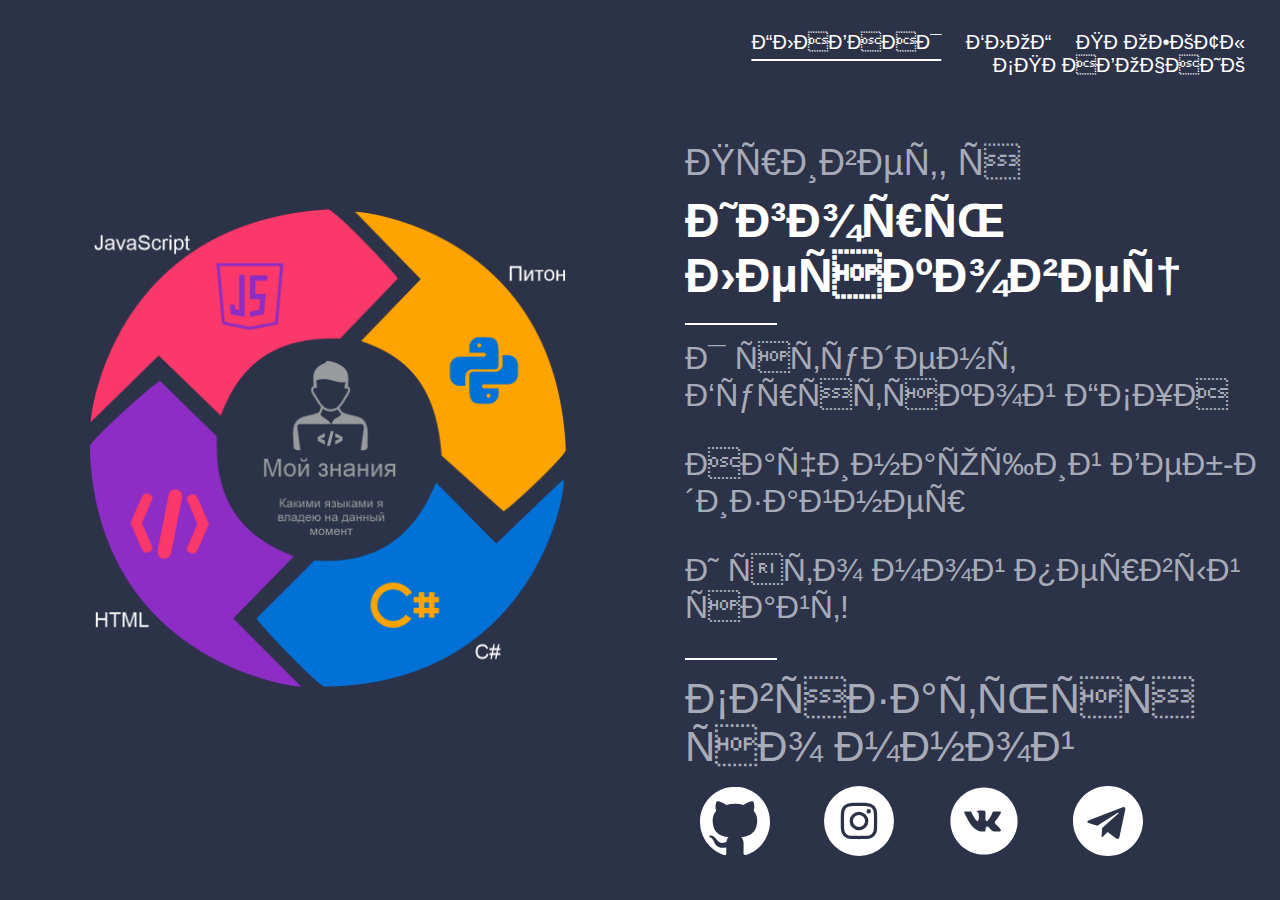
<file: index.html>
<!DOCTYPE HTML>
<html lang="ru-RU">

<head>
    <title>Главная</title>
    <meta name="viewport" content="width=device-width, initial-scale=1.0">
    <meta charset="UFT-8">

    <link rel="apple-touch-icon" sizes="180x180" href="/Image/Favicon/apple-touch-icon.png">
    <link rel="icon" type="image/png" sizes="32x32" href="/Image/Favicon/favicon-32x32.png">
    <link rel="icon" type="image/png" sizes="16x16" href="/Image/Favicon/favicon-16x16.png">
    <link rel="manifest" href="/Image/Favicon/site.webmanifest">
    <link rel="mask-icon" href="/Image/Favicon/safari-pinned-tab.svg" color="#5bbad5">
    <meta name="msapplication-TileColor" content="#da532c">
    <meta name="theme-color" content="#ffffff">


    <link rel="stylesheet" href="Styles/styleIndex.css">
    <link rel="stylesheet" href="/Styles/NavStyle.css">

    <script src="/Scripts/CheckCurrentList.js"></script>
</head>

<body>
    <div id="container">
        <div id="about">
            <div id="about_left">
                <div id="circle_arrow__div">
                    <img src="/Image/infoGrapchics/jpg/Me.png" id="svg_left" alt="">
                   <!--   <svg id="svg_left" xmlns="http://www.w3.org/2000/svg" xml:space="preserve" width="83mm" height="83mm" version="1.1" style="shape-rendering:geometricPrecision; text-rendering:geometricPrecision; image-rendering:optimizeQuality; fill-rule:evenodd; clip-rule:evenodd"
                    viewBox="0 0 8300 8300"
                     xmlns:xlink="http://www.w3.org/1999/xlink"
                     xmlns:xodm="http://www.corel.com/coreldraw/odm/2003">
                     <defs>
                      <font id="FontID0" horiz-adv-x="666" font-variant="normal" style="fill-rule:nonzero" font-style="normal" font-weight="400">
                        <font-face 
                            font-family="Arial">
                            <font-face-src>
                                <font-face-name name="Arial"/>
                            </font-face-src>
                        </font-face>
                       <missing-glyph><path d="M0 0z"/></missing-glyph>
                       <glyph unicode="#" horiz-adv-x="556" d="M50.0028 -11.9905l42.4911 207.977 -82.4877 0 0 73.02 97.3411 0 36.1415 176.994 -133.483 0 0 72.9917 148.336 0 42.6611 208.997 73.3318 0 -42.6611 -208.997 152.503 0 42.6611 208.997 73.1617 0 -42.6611 -208.997 84.6703 0 0 -72.9917 -99.4954 0 -36.1699 -176.994 135.665 0 0 -73.02 -150.519 0 -42.4911 -207.977 -73.3318 0 42.4911 207.977 -152.503 0 -42.4911 -207.977 -73.1617 0zm130.506 280.997l152.503 0 36.1415 176.994 -152.475 0 -36.1699 -176.994z"/>
                       <glyph unicode="C" horiz-adv-x="722" d="M586.995 251.176l95.0167 -24.0093c-19.8424,-77.8389 -55.502,-136.998 -107.007,-177.845 -51.5052,-40.8186 -114.491,-61.313 -189.013,-61.313 -76.9885,0 -139.662,15.6471 -187.993,47.1682 -48.3304,31.3226 -85.0105,76.8184 -110.154,136.317 -25.1715,59.6689 -37.8423,123.505 -37.8423,191.848 0,74.494 14.1731,139.492 42.6611,194.994 28.5164,55.502 68.9948,97.6529 121.492,126.509 52.4973,28.8282 110.352,43.143 173.337,43.143 71.6594,0 131.839,-18.1416 180.509,-54.6516 48.8406,-36.51 82.8278,-87.675 101.99,-153.665l-93.0041 -21.9967c-16.4975,51.9871 -40.6486,89.9994 -72.1413,113.669 -31.5211,23.8109 -71.1775,35.6596 -119.026,35.6596 -54.8217,0 -100.828,-13.181 -137.65,-39.5147 -36.8502,-26.3337 -62.8437,-61.8232 -77.6688,-106.157 -14.9952,-44.5037 -22.5069,-90.3396 -22.5069,-137.508 0,-60.8311 8.84404,-113.98 26.5038,-159.334 17.6597,-45.4958 45.1556,-79.3129 82.4877,-101.82 37.332,-22.5069 77.6688,-33.6754 121.18,-33.6754 53.0075,0 97.6529,15.3353 134.333,45.8359 36.6801,30.6707 61.5114,75.9964 74.494,136.346z"/>
                       <glyph unicode="H" horiz-adv-x="722" d="M81.0137 0l0 715.999 94.9884 0 0 -295 370.004 0 0 295 94.9884 0 0 -715.999 -94.9884 0 0 337.009 -370.004 0 0 -337.009 -94.9884 0z"/>
                       <glyph unicode="J" horiz-adv-x="500" d="M28.9982 203.328l85.0105 11.6787c2.32439,-54.85 12.5007,-92.3522 30.6707,-112.676 18.1416,-20.1542 43.4832,-30.3305 75.6562,-30.3305 23.6691,0 44.1635,5.49918 61.3413,16.3275 17.1495,10.9984 29.1683,25.8518 35.6596,44.5037 6.4913,18.6802 9.66608,48.6706 9.66608,89.6593l0 493.509 94.9884 0 0 -487.839c0,-59.839 -7.17161,-106.157 -21.6566,-139.152 -14.5133,-32.8533 -37.332,-57.8548 -68.8248,-75.1743 -31.351,-17.1778 -68.1728,-25.8235 -110.352,-25.8235 -62.8154,0 -110.834,17.9999 -144.169,54.1697 -33.3352,36.1415 -49.3225,89.8294 -47.9902,161.149z"/>
                       <glyph unicode="L" horiz-adv-x="556" d="M72.9917 0l0 715.999 95.0167 0 0 -632.009 352.004 0 0 -83.99 -447.021 0z"/>
                       <glyph unicode="M" horiz-adv-x="833" d="M75.0043 0l0 715.999 141.987 0 169.341 -506.831c15.6755,-47.1682 27.014,-82.4877 34.1573,-105.987 8.19207,25.9935 21.0046,64.3177 38.3525,114.831l172.317 497.987 126.85 0 0 -715.999 -91.0199 0 0 599.014 -208.997 -599.014 -85.3223 0 -206.673 610.012 0 -610.012 -90.9916 0z"/>
                       <glyph unicode="S" horiz-adv-x="666" d="M46.006 230.002l89.0073 7.99365c4.1669,-35.9998 13.9747,-65.5082 29.4801,-88.6672 15.5054,-22.9888 39.5147,-41.669 71.9995,-55.9839 32.5132,-14.1731 69.1649,-21.3447 109.842,-21.3447 36.1699,0 68.0027,5.3291 95.6687,16.1574 27.666,10.8566 48.1603,25.6817 61.6532,44.5037 13.5212,18.8503 20.3526,39.3446 20.3526,61.3413 0,22.3369 -6.51964,41.8391 -19.5022,58.6768 -13.0109,16.6676 -34.4974,30.6423 -64.5161,42.1509 -19.1621,7.34169 -61.6532,18.992 -127.502,34.8376 -65.8201,15.8456 -111.826,30.6707 -138.16,44.6737 -34.1573,17.9999 -59.4988,40.3368 -76.1664,66.8122 -16.8377,26.5038 -25.1715,56.3524 -25.1715,89.1774 0,36.3399 10.3464,70.157 30.8408,101.508 20.4944,31.4927 50.343,55.3319 89.8294,71.6594 39.3446,16.3275 83.168,24.4912 131.328,24.4912 53.0075,0 99.8356,-8.47554 140.342,-25.6534 40.5068,-17.0078 71.6594,-42.1793 93.5144,-75.5145 21.8266,-33.1651 33.477,-70.809 35.1494,-112.818l-90.9916 -7.00153c-4.84721,45.1556 -21.3447,79.3412 -49.4926,102.33 -28.1762,23.1589 -69.8452,34.6675 -124.837,34.6675 -57.3445,0 -99.1836,-10.4881 -125.347,-31.4927 -26.1636,-21.0046 -39.3163,-46.3462 -39.3163,-75.9964 0,-25.6817 9.32593,-46.8564 27.8077,-63.524 18.34,-16.4975 65.8484,-33.647 142.837,-50.995 77.0168,-17.4897 129.854,-32.6549 158.512,-45.6659 41.499,-19.1621 72.3397,-43.3131 92.1538,-72.8216 19.8424,-29.3384 29.6786,-63.1839 29.6786,-101.508 0,-38.1541 -10.8283,-73.8421 -32.6549,-107.489 -21.855,-33.6754 -53.0075,-59.839 -93.8545,-78.5192 -40.8186,-18.6519 -86.6546,-27.9778 -137.82,-27.9778 -64.6579,0 -118.828,9.496 -162.509,28.3179 -43.8233,18.8503 -78.009,47.1682 -102.84,85.1806 -25.0014,37.8139 -37.984,80.6452 -39.3163,128.494z"/>
                       <glyph unicode="T" horiz-adv-x="610" d="M259 0l0 632.009 -236.011 0 0 83.99 567.011 0 0 -83.99 -236.011 0 0 -632.009 -94.9884 0z"/>
                       <glyph unicode="a" horiz-adv-x="556" d="M405.012 64.998c-32.6833,-27.836 -64.176,-47.3383 -94.3364,-58.8185 -30.1888,-11.5086 -62.5035,-17.1778 -97.171,-17.1778 -57.0044,0 -100.828,13.833 -131.498,41.669 -30.6707,27.666 -46.006,63.1555 -46.006,106.327 0,25.3416 5.83933,48.5005 17.3196,69.5051 11.6787,21.0046 26.8439,37.6722 45.5241,50.343 18.8219,12.6424 39.8265,22.3085 63.3256,28.8282 17.3196,4.47871 43.5115,8.81569 78.3208,13.1527 71.0074,8.33381 123.505,18.5101 157.01,30.1604 0.340155,12.0188 0.510233,19.6723 0.510233,22.8471 0,35.6596 -8.33381,60.8311 -25.0014,75.4861 -22.5069,19.8424 -56.0122,29.6786 -100.346,29.6786 -41.499,0 -72.1696,-7.34169 -91.8419,-21.8266 -19.814,-14.5133 -34.3273,-40.1667 -43.8233,-77.1586l-86.0026 11.9905c7.85192,36.8218 20.6644,66.6704 38.6643,89.3191 17.9999,22.677 43.9934,39.9966 78.009,52.3556 33.8455,12.1606 73.3318,18.3117 118.006,18.3117 44.3336,0 80.5034,-5.15902 108.339,-15.6471 27.666,-10.5165 48.1603,-23.4991 61.1429,-39.3446 13.0109,-15.8456 22.1668,-35.8297 27.5242,-60.0091 2.80628,-14.9952 4.30863,-41.9808 4.30863,-80.8152l0 -116.673c0,-81.4955 1.84251,-133.001 5.49918,-154.827 3.51494,-21.8266 10.8566,-42.6611 21.5148,-62.6736l-92.012 0c-8.81569,18.5101 -14.4849,40.1667 -16.9794,64.998zm-7.00153 194.994c-32.0029,-12.9826 -80.0215,-23.981 -143.999,-32.9951 -36.3399,-5.15902 -62.0217,-10.9984 -77.0168,-17.4897 -14.9952,-6.51964 -26.5038,-16.0156 -34.6675,-28.3463 -8.16373,-12.5007 -12.3306,-26.3337 -12.3306,-41.669 0,-23.1589 8.84404,-42.6611 26.6738,-58.1666 17.8298,-15.5054 43.8233,-23.329 78.009,-23.329 33.8171,0 63.9775,7.34169 90.4813,22.1668 26.3337,14.6834 45.8359,34.8376 58.1666,60.3492 9.496,19.814 14.1731,48.9824 14.1731,87.4766l0.510233 32.0029z"/>
                       <glyph unicode="c" horiz-adv-x="500" d="M405.012 190.005l85.9743 -12.0188c-9.496,-59.1587 -33.477,-105.306 -72.3114,-138.812 -38.8344,-33.5053 -86.6829,-50.1729 -143.177,-50.1729 -70.8373,0 -127.842,23.1589 -170.843,69.5051 -43.143,46.3178 -64.6579,112.648 -64.6579,198.991 0,56.0122 9.32593,104.825 27.836,146.834 18.5101,41.8391 46.658,73.3318 84.6703,94.1663 37.8423,21.0046 79.0011,31.4927 123.675,31.4927 56.154,0 102.33,-14.1448 137.99,-42.6611 35.8297,-28.488 58.8185,-68.9948 68.8248,-121.322l-84.9821 -13.0109c-8.16373,34.8376 -22.5069,61.0012 -43.3415,78.6609 -20.6644,17.518 -45.6659,26.3337 -75.0043,26.3337 -44.3336,0 -80.3334,-15.8172 -108.169,-47.48 -27.666,-31.8329 -41.499,-81.8357 -41.499,-150.519 0,-69.6468 13.3511,-120.16 39.9966,-151.653 26.8439,-31.4927 61.6815,-47.3383 104.513,-47.3383 34.6675,0 63.4957,10.4881 86.4845,31.6628 23.1873,21.0046 37.8423,53.4894 44.0218,97.3411z"/>
                       <glyph unicode="i" horiz-adv-x="222" d="M65.9901 615.993l0 100.006 88.0152 0 0 -100.006 -88.0152 0zm0 -615.993l0 518.992 88.0152 0 0 -518.992 -88.0152 0z"/>
                       <glyph unicode="p" horiz-adv-x="556" d="M65.9901 -198.991l0 717.983 80.0215 0 0 -68.1728c18.8219,26.3337 40.1667,46.1761 63.9775,59.3571 23.6691,13.1527 52.4973,19.814 86.3428,19.814 44.3336,0 83.3381,-11.3102 117.155,-34.1573 33.8455,-22.677 59.3571,-54.8217 76.6767,-96.1789 17.1778,-41.499 25.8235,-86.8246 25.8235,-136.317 0,-52.8375 -9.496,-100.516 -28.488,-143.007 -18.992,-42.321 -46.658,-74.8342 -82.9979,-97.4829 -36.1699,-22.5069 -74.3239,-33.8455 -114.349,-33.8455 -29.3101,0 -55.6437,6.15114 -78.831,18.5101 -23.329,12.3306 -42.321,27.8077 -57.3162,46.658l0 -253.161 -88.0152 0zm80.0215 455.326c0,-66.5004 13.4928,-115.681 40.3084,-147.514 27.014,-31.8329 59.6689,-47.8202 98.0214,-47.8202 39.0045,0 72.3114,16.4975 100.006,49.4926 27.8077,32.9951 41.6407,84.0184 41.6407,153.183 0,65.9901 -13.4928,115.313 -40.6486,148.166 -27.1841,32.825 -59.4988,49.1524 -97.171,49.1524 -37.332,0 -70.3271,-17.4897 -99.0135,-52.3272 -28.8282,-35.0077 -43.143,-85.6625 -43.143,-152.333z"/>
                       <glyph unicode="r" horiz-adv-x="333" d="M64.998 0l0 518.992 79.0011 0 0 -79.483c20.1542,36.8218 38.8344,61.1713 56.0122,72.8216 17.1495,11.8487 35.9998,17.6597 56.4941,17.6597 29.6502,0 59.839,-9.32593 90.4813,-27.836l-31.3226 -81.1554c-21.3447,11.9905 -42.6611,17.9999 -64.0059,17.9999 -19.1621,0 -36.3116,-5.83933 -51.5052,-17.3196 -15.1653,-11.5086 -25.9935,-27.5242 -32.4848,-48.0186 -9.83616,-31.1526 -14.655,-65.3382 -14.655,-102.5l0 -271.16 -88.0152 0z"/>
                       <glyph unicode="t" horiz-adv-x="277" d="M256.987 78.4908l12.0188 -77.6688c-24.6613,-5.15902 -46.8281,-7.82357 -66.1602,-7.82357 -31.8329,0 -56.5225,4.98894 -74.1822,15.1653 -17.4897,10.1763 -29.8203,23.329 -36.9919,39.8265 -7.17161,16.4975 -10.6582,51.165 -10.6582,104.002l0 298.997 -65.0264 0 0 68.0027 65.0264 0 0 128.352 87.9868 52.8091 0 -181.161 87.9868 0 0 -68.0027 -87.9868 0 0 -303.985c0,-25.1715 1.50235,-41.3289 4.67714,-48.5005 2.97636,-7.17161 7.99365,-12.8409 14.9952,-17.1778 7.00153,-4.1669 17.0078,-6.32122 29.9904,-6.32122 9.66608,0 22.5069,1.1622 38.3242,3.48659z"/>
                       <glyph unicode="v" horiz-adv-x="500" d="M207.835 0l-195.844 518.992 94.1663 0 111.004 -310.817c12.0188,-33.5053 23.1589,-68.3429 33.3352,-104.513 7.82357,27.3258 18.6802,60.1791 32.825,98.6734l115.341 316.656 90.3396 0 -196.496 -518.992 -84.6703 0z"/>
                       <glyph unicode="К" horiz-adv-x="582" d="M78.9909 716.02l95.0064 0 0 -314.027c43.1804,0 73.6524,8.5038 91.1797,25.3224 17.669,16.8659 39.9679,57.1645 67.3218,121.179 19.8422,47.1489 36.1884,80.3609 49.1803,99.6835 12.8029,19.4643 31.1334,35.8105 54.9913,48.9914 23.6689,13.1809 49.9835,19.8422 78.6602,19.8422 36.5191,0 55.6527,-0.330703 57.6841,-0.99211l0 -82.0145c-3.35428,0 -9.68489,0.14173 -18.9918,0.472434 -10.5353,0.377947 -16.8659,0.519677 -19.1808,0.519677 -30.1885,0 -52.6763,-7.32272 -67.3218,-22.0154 -15.0234,-14.6454 -32.031,-45.9678 -51.3535,-93.8253 -23.9996,-60.6605 -44.3143,-98.9748 -60.9912,-114.801 -16.4879,-15.6848 -36.5191,-28.346 -59.5266,-37.8419 46.204,-12.6612 91.8411,-55.5109 136.864,-128.171l147.494 -238.343 -117.683 0 -120.14 193.981c-32.8341,53.8574 -60.3298,90.849 -82.3452,110.833 -22.1571,20.1729 -50.6921,30.1885 -85.8412,30.1885l0 -335.003 -95.0064 0 0 716.02z"/>
                       <glyph unicode="М" horiz-adv-x="832" d="M75.0006 0l0 715.99 141.993 0 169.348 -506.815c15.6615,-47.1736 27.0002,-82.5125 34.1577,-106.017 8.17329,26.0081 21.0002,64.347 38.3389,114.851l172.324 497.98 126.828 0 0 -715.99 -90.9928 0 0 598.989 -208.986 -598.989 -85.3471 0 -206.671 609.997 0 -609.997 -90.9928 0z"/>
                       <glyph unicode="П" horiz-adv-x="718" d="M78.009 715.999l561.993 0 0 -715.999 -94.9884 0 0 632.009 -372.017 0 0 -632.009 -94.9884 0 0 715.999z"/>
                       <glyph unicode="а" horiz-adv-x="556" d="M405.003 65.0084c-32.6695,-27.8506 -64.1816,-47.339 -94.3472,-58.843 -30.1656,-11.504 -62.4808,-17.1734 -97.1582,-17.1734 -57.0004,0 -100.82,13.8426 -131.505,41.6696 -30.6617,27.6616 -45.9925,63.1659 -45.9925,106.347 0,25.323 5.83469,48.4964 17.3387,69.4966 11.6694,21.0002 26.8349,37.6538 45.4964,50.339 18.8269,12.6615 39.8271,22.323 63.3312,28.8191 17.3387,4.51185 43.4885,8.83472 78.3313,13.1812 71.0084,8.31503 123.497,18.4962 156.993,30.1656 0.330711,12.0001 0.519689,19.6537 0.519689,22.8191 0,35.6696 -8.33865,60.8273 -25.0159,75.4967 -22.4884,19.8427 -55.9847,29.6695 -100.324,29.6695 -41.5043,0 -72.1659,-7.32289 -91.8432,-21.8269 -19.8191,-14.5041 -34.3231,-40.1578 -43.8192,-77.1738l-86.0086 12.0001c7.84258,36.8271 20.6695,66.6619 38.6696,89.3393 18.0001,22.6773 44.0082,39.9924 78.0006,52.3232 33.827,12.1655 73.3234,18.3309 117.993,18.3309 44.3389,0 80.5046,-5.14965 108.332,-15.6615 27.6616,-10.4883 48.1657,-23.5041 61.1816,-39.331 12.9922,-15.8269 22.1577,-35.8349 27.4963,-60.0005 2.83467,-15.0001 4.32287,-42.0003 4.32287,-80.8353l0 -116.67c0,-81.4967 1.84253,-132.993 5.50398,-154.82 3.49609,-21.8269 10.8426,-42.6618 21.4962,-62.6698l-91.985 0c-8.83472,18.4962 -14.5041,40.1578 -17.008,65.0084zm-6.99218 195.002c-32.0081,-13.0159 -80.0085,-24.0002 -144.001,-33.0003 -36.3546,-5.17327 -62.0084,-11.008 -77.0085,-17.5041 -15.0001,-6.49611 -26.5041,-16.0159 -34.6774,-28.3467 -8.14967,-12.4962 -12.3308,-26.3152 -12.3308,-41.6696 0,-23.1498 8.83472,-42.6618 26.6695,-58.1579 17.8348,-15.4962 43.8429,-23.3388 78.0006,-23.3388 33.827,0 63.9926,7.34651 90.4968,22.1813 26.3388,14.6694 45.8508,34.8192 58.1816,60.3312 9.49614,19.8191 14.1497,48.9925 14.1497,87.4968l0.519689 32.0081z"/>
                       <glyph unicode="в" horiz-adv-x="531" d="M65.999 519.015l202.485 0c49.7,0 86.6915,-4.20466 111.022,-12.5195 24.1414,-8.31483 44.9757,-23.4799 62.314,-45.6843 17.5273,-22.2989 26.1728,-48.8024 26.1728,-79.794 0,-24.85 -5.14953,-46.5347 -15.3068,-64.8651 -10.3463,-18.4722 -25.7004,-33.968 -46.3457,-46.2985 24.3303,-8.1731 44.5032,-23.3382 60.6605,-45.6843 16.0155,-22.1571 23.9996,-48.6607 23.9996,-79.1799 -3.1653,-49.1331 -20.8343,-85.6522 -52.6763,-109.321 -31.842,-23.8579 -78.1405,-35.6687 -138.801,-35.6687l-233.524 0 0 519.015zm88.0144 -219.02l93.3056 0c37.1805,0 62.8337,1.98422 76.676,5.85818 13.984,3.96844 26.5035,11.8108 37.5112,23.8106 11.0077,11.8581 16.4879,26.1728 16.4879,42.8497 0,27.4956 -9.63764,46.4875 -28.8184,57.3062 -19.3225,10.866 -52.3456,16.1572 -99.0221,16.1572l-96.1402 0 0 -145.982zm0 -227.996l115.51 0c49.6528,0 83.8097,5.81093 102.329,17.3383 18.4722,11.6691 28.157,31.5113 29.1491,59.9991 0,16.4879 -5.3385,31.9837 -16.0155,46.1568 -10.8187,14.173 -24.8028,23.1965 -41.9993,26.8342 -17.1493,3.82671 -44.8339,5.6692 -82.8176,5.6692l-106.156 0 0 -155.998z"/>
                       <glyph unicode="д" horiz-adv-x="583" d="M135.021 519.015l361.979 0 0 -447.017 55.9834 0 0 -219.02 -71.9989 0 0 147.021 -408.986 0 0 -147.021 -71.9989 0 0 219.02 46.015 0c61.9833,84.1877 91.6521,233.146 89.0065,447.017zm72.991 -73.0382c-6.51958,-168.47 -32.5034,-293.145 -77.9988,-373.978l278.972 0 0 373.978 -200.973 0z"/>
                       <glyph unicode="е" horiz-adv-x="556" d="M419.993 167.997l90.9907 -11.9998c-14.173,-52.8181 -40.6293,-94.0143 -79.3216,-123.163 -38.6451,-29.1491 -88.0144,-43.8418 -148.155,-43.8418 -75.6838,0 -135.683,23.3382 -179.997,70.0146 -44.3615,46.4875 -66.5186,112.014 -66.5186,196.154 0,87.0223 22.3461,154.675 67.18,202.674 44.8339,48.1882 102.991,72.1878 174.517,72.1878 69.1643,0 125.667,-23.5272 169.462,-70.6761 43.8418,-47.1961 65.8572,-113.526 65.8572,-199.036 0,-5.14953 -0.188973,-12.9919 -0.519677,-23.291l-386.498 0c3.35428,-56.8338 19.3225,-100.534 48.3299,-130.675 28.8657,-30.1885 65.0069,-45.3536 108.187,-45.3536 32.1727,0 59.6684,8.5038 82.3452,25.5114 22.8185,17.0076 40.8183,44.1725 54.1409,81.4948zm-287.995 141.021l288.988 0c-3.82671,43.6529 -14.9761,76.298 -33.1648,98.1244 -27.8263,33.8735 -64.1565,50.8338 -108.66,50.8338 -40.3458,0 -74.1721,-13.4644 -101.668,-40.4876 -27.3067,-26.976 -42.4718,-63.1644 -45.4953,-108.471z"/>
                       <glyph unicode="з" horiz-adv-x="458" d="M180.994 234.994l0 69.0005c37.016,0.330711 62.3391,1.84253 75.662,4.34649 13.5119,2.66931 26.3388,10.3229 38.3389,23.3151 12.0001,13.0159 18.0001,29.1735 18.0001,48.6854 0,23.4805 -7.81896,42.4964 -23.6695,56.4808 -15.8269,14.1733 -36.1656,21.1891 -61.3233,21.1891 -49.5122,0 -84.166,-29.0081 -104.009,-87.0007l-84.0007 13.9844c26.0081,96.6622 89.0086,144.993 188.671,144.993 55.3469,0 98.6701,-15.0001 130.159,-45.1657 31.5121,-30.1656 47.1736,-66.1659 47.1736,-108.001 0,-42.1657 -20.5041,-75.8274 -61.3233,-100.654 26.1498,-14.008 45.6618,-31.8428 58.8194,-53.5044 13.0159,-21.6616 19.512,-47.339 19.512,-76.9849 0,-46.5122 -17.008,-84.1896 -50.835,-113.174 -33.9924,-29.0081 -81.3313,-43.5122 -142.324,-43.5122 -118.347,0 -187.017,52.3469 -205.844,157.017l83.0085 18.0001c7.48825,-33.0003 22.6537,-58.6776 45.6618,-76.8431 22.9844,-18.1655 49.1579,-27.1656 78.8274,-27.1656 29.6695,0 54.3311,8.33865 74.0085,25.1577 19.6537,16.6773 29.5042,38.0082 29.5042,64.0163 0,20.1498 -6.1654,37.6538 -18.5198,52.654 -12.3308,15.0001 -25.4884,24.3309 -39.4964,28.016 -13.9844,3.8268 -39.331,5.64571 -75.9927,5.64571 -3.00002,0 -9.66149,-0.165356 -20.008,-0.496067z"/>
                       <glyph unicode="и" horiz-adv-x="558" d="M66.0005 519.004l87.9928 0 0 -395.838 244.514 395.838 94.4889 0 0 -519.004 -87.9928 0 0 393.334 -244.159 -393.334 -94.8433 0 0 519.004z"/>
                       <glyph unicode="й" horiz-adv-x="558" d="M66.0005 519.004l87.9928 0 0 -395.838 244.514 395.838 94.4889 0 0 -519.004 -87.9928 0 0 393.334 -244.159 -393.334 -94.8433 0 0 519.004zm303.995 192.002l60.0005 0c-4.81894,-41.1736 -19.8191,-72.8273 -44.835,-94.8433 -24.9923,-22.1577 -58.1579,-33.1656 -99.6622,-33.1656 -41.6696,0 -75.0006,11.008 -99.8276,32.8349 -24.827,21.9923 -39.8271,53.6697 -44.6696,95.174l60.0005 0c4.48822,-22.512 13.6537,-39.331 27.1656,-50.339 13.4883,-11.1733 31.8428,-16.6773 54.6618,-16.6773 26.5041,0 46.5122,5.33862 60.0005,16.1812 13.5119,10.6536 22.6773,27.6616 27.1656,50.835z"/>
                       <glyph unicode="к" horiz-adv-x="437" d="M65.0069 519.015l88.0144 0 0 -224.028c27.9681,0 47.6685,5.3385 58.9597,16.1572 11.1967,10.677 27.6846,41.8576 49.7,93.6836 17.3383,41.0072 31.3223,67.9832 41.9993,81.0223 10.8187,12.9919 23.1492,21.8264 37.1333,26.3145 14.173,4.48812 36.7081,6.85029 67.5107,6.85029l17.669 0 0 -72.5185 -24.4721 0.519677c-23.1965,0 -38.0309,-3.49601 -44.5032,-10.3463 -6.85029,-7.18099 -17.3383,-28.4877 -31.3696,-64.0147 -13.3226,-33.968 -25.4642,-57.4952 -36.6608,-70.4871 -11.0077,-12.9919 -28.157,-24.85 -51.3063,-35.6687 37.8419,-10.1573 75.1642,-45.3536 111.825,-105.683l96.4709 -160.816 -96.6599 0 -95.1481 160.344c-19.1808,32.5034 -35.8577,53.8102 -49.9835,64.1565 -14.362,10.3463 -31.3696,15.4958 -51.1645,15.4958l0 -239.996 -88.0144 0 0 519.015z"/>
                       <glyph unicode="л" horiz-adv-x="583" d="M108.99 519.015l409.033 0 0 -518.496 -88.0144 0 0 445.458 -233.004 0 0 -258.138c0,-60.188 -1.98422,-99.8252 -5.85818,-119.195 -3.96844,-19.1336 -14.6454,-35.8105 -32.1255,-50.1252 -17.669,-14.362 -43.0387,-21.543 -76.2035,-21.543 -20.5036,0 -44.1725,1.37006 -70.8178,3.87395l0 73.1327 38.5033 0c18.1414,0 31.1806,1.84249 38.9758,5.6692 7.8424,3.68498 13.0392,9.68489 15.6848,17.858 2.5039,8.1731 3.82671,34.6766 3.82671,79.5106l0 341.995z"/>
                       <glyph unicode="м" horiz-adv-x="687" d="M69.0225 519.015l135.305 0 137.195 -415.364 151.793 415.364 125.667 0 0 -519.015 -87.9671 0 0 417.82 -152.832 -417.82 -78.6602 0 -144.517 437.851 0 -437.851 -85.9829 0 0 519.015z"/>
                       <glyph unicode="н" horiz-adv-x="552" d="M66.0005 519.004l87.9928 0 0 -216.002 244.018 0 0 216.002 87.9928 0 0 -519.004 -87.9928 0 0 230.01 -244.018 0 0 -230.01 -87.9928 0 0 519.004z"/>
                       <glyph unicode="о" horiz-adv-x="556" d="M33.0003 259.49c0,95.8354 26.6695,166.844 80.1739,213.002 44.5043,38.3389 99.0008,57.4965 163.159,57.4965 71.1738,0 129.497,-23.3151 174.828,-69.9927 45.1657,-46.4886 67.8431,-111.001 67.8431,-193.159 0,-66.6619 -10.0158,-119.009 -30.0002,-157.159 -20.008,-38.1735 -49.1815,-67.8431 -87.4968,-89.0086 -38.1735,-21.1655 -80.0085,-31.6774 -125.174,-31.6774 -72.662,0 -131.34,23.1734 -176.175,69.6856 -44.835,46.4886 -67.158,113.481 -67.158,200.813zm90.0007 -0.165356c0,-66.3312 14.5041,-115.985 43.4885,-148.82 29.1735,-33.0003 65.6698,-49.5122 109.843,-49.5122 43.6775,0 80.0085,16.5119 109.158,49.6776 29.0081,33.1656 43.5122,83.67 43.5122,151.489 0,64.0163 -14.6694,112.513 -43.8429,145.348 -29.1498,33.0003 -65.5045,49.4886 -108.828,49.4886 -44.1736,0 -80.6699,-16.323 -109.843,-49.1579 -28.9845,-32.8349 -43.4885,-82.3471 -43.4885,-148.513z"/>
                       <glyph unicode="т" horiz-adv-x="457" d="M19.9839 519.015l419.993 0 0 -73.0382 -165.966 0 0 -445.977 -88.0144 0 0 445.977 -166.013 0 0 73.0382z"/>
                       <glyph unicode="ы" horiz-adv-x="718" d="M560.023 519.015l87.9671 0 0 -519.015 -87.9671 0 0 519.015zm-491 0l87.9671 0 0 -203.005 111.022 0c72.4713,0 128.171,-14.0313 167.336,-42.1883 39.1647,-28.157 58.629,-66.9911 58.629,-116.502 0,-43.3222 -16.299,-80.3137 -48.9914,-111.164 -32.6452,-30.8027 -84.8018,-46.1568 -156.659,-46.1568l-219.304 0 0 519.015zm87.9671 -447.017l92.3608 0c55.4637,0 95.3371,6.85029 119.006,20.5036 23.8106,13.6533 35.6215,35.0073 35.6215,64.0147 0,22.4878 -8.83451,42.4718 -26.3145,60.1408 -17.669,17.5273 -56.503,26.3618 -116.644,26.3618l-104.03 0 0 -171.021z"/>
                       <glyph unicode="ю" horiz-adv-x="749" d="M66.9911 519.015l88.0144 0 0 -217.036 107.006 0c7.8424,74.0303 30.9916,130.533 69.495,169.509 38.6451,39.023 88.6758,58.5345 150.139,58.5345 52.3456,0 93.6836,-10.5353 123.872,-31.7003 30.3302,-21.165 55.322,-50.1724 74.9752,-87.3057 19.6532,-37.0388 29.5271,-86.8333 29.5271,-149.525 0,-89.3372 -20.3619,-157.179 -61.0384,-203.335 -40.6293,-46.1568 -95.8095,-69.1643 -165.493,-69.1643 -64.6761,0 -116.502,21.4957 -155.667,64.3454 -38.9758,42.9914 -60.9912,101.809 -65.81,176.643l-107.006 0 0 -229.981 -88.0144 0 0 519.015zm419.521 -64.0147c-42.9914,0 -76.5342,-16.4879 -100.534,-49.511 -23.9996,-32.8341 -35.9994,-78.9909 -35.9994,-138.47 0,-71.1957 11.9998,-123.163 36.1884,-156.375 24.1886,-33.1648 56.503,-49.6528 96.8489,-49.6528 40.1568,0 72.991,15.3541 98.6441,46.015 25.5114,30.6609 38.3616,80.172 38.3616,148.344 0,66.4714 -11.1967,116.502 -33.3538,149.667 -22.1571,33.3066 -55.5109,49.9835 -100.156,49.9835z"/>
                       <glyph unicode="я" horiz-adv-x="541" d="M474.996 519.004l0 -519.004 -87.9928 0 0 201.994 -50.6697 0c-30.827,0 -53.8351,-3.99216 -69.0005,-12.1655 -15.1655,-8.17329 -37.3231,-33.6617 -66.4966,-76.8195l-77.3392 -113.009 -108.993 0 94.985 139.324c29.0081,42.6854 58.0162,66.6856 86.8353,72.1659 -50.15,6.85045 -87.4968,25.0159 -111.828,54.3548 -24.3309,29.3152 -36.4964,63.1659 -36.4964,101.316 0,45.1657 15.8269,81.6621 47.6697,109.678 31.8191,28.1577 78.0006,42.1657 138.332,42.1657l240.994 0zm-87.9928 -72.9927l-125.009 0c-52.3232,0 -86.1503,-8.17329 -101.316,-24.5199 -15.1891,-16.323 -22.6773,-35.4806 -22.6773,-57.3312 0,-30.9924 11.1733,-53.8351 33.4963,-68.3155 22.1577,-14.5041 61.6777,-21.8506 118.347,-21.8506l97.1582 0 0 172.017z"/>
                      </font>
                      <style type="text/css">
                        @font-face { font-family:"Arial";font-variant:normal;font-style:normal;font-weight:normal;src:url("#FontID0") format(svg)}
                        .str0 {stroke:#8D2DC5;stroke-width:49.99;stroke-miterlimit:22.9256}
                        .fil5 {fill:none}
                        .fil2 {fill:#0072D7}
                        .fil3 {fill:#8D2DC5}
                        .fil4 {fill:#ffffff}
                        .fil0 {fill:#FA386A}
                        .fil1 {fill:#FFA300}
                        .fnt1 {font-weight:normal;font-size:211.67px;font-family:'Arial'}
                        .fnt2 {font-weight:normal;font-size:352.78px;font-family:'Arial'}
                        .fnt0 {font-weight:normal;font-size:423.33px;font-family:'Arial'}
                      </style>
                       <clipPath id="id0">
                        <rect x="-58583.84" y="-7528.67" width="38793.32" height="22042.86"/>
                       </clipPath>
                       <clipPath id="id1">
                        <rect x="10577.9" y="-4326.05" width="10160" height="7620"/>
                       </clipPath>
                     </defs>
                     <g id="Слой_x0020_1">
                      <metadata id="CorelCorpID_0Corel-Layer"/>
                      <g style="clip-path:url(#id0)">
                       <image x="-58583.84" y="-7528.67" width="38793.32" height="22042.86" xlink:href="InfoGraphicForIndex_Images\InfoGraphicForIndex_ImgID1.png"/>
                      </g>
                      <g id="_2569305164640">
                       <g>
                        <path class="fil0" d="M5318.68 1264.74c27.79,-28.88 -1083.71,-1195.43 -1192.64,-1189.01 -3769.31,222.23 -4095.41,3671.52 -4069.3,3645.96l1164.26 -1140 1064.78 1030.59c277.86,-744.76 797.8,-1369.11 2044.03,-1320.11l988.87 -1027.43z"/>
                        <path class="fil1" d="M7130.73 5248.72c29.78,26.78 1075.98,-944.77 1071.18,-1053.74 -168.56,-3823.23 -3636.84,-4103.11 -3611.36,-4076.96l1123.58 1153.57 -1023.41 1061.71c753.66,252.72 1297.21,730.26 1380,1961.56l1060.01 953.86z"/>
                        <path class="fil2" d="M2900.65 7085.02c-28.25,28.25 1057.6,1174.47 1166.67,1173.04 3651.78,-48.16 4164.13,-3450.42 4092.31,-3549.48 -6.5,-8.98 -1050.18,1001.94 -1149.73,1097.67l-1034.24 -1048.01c-299.49,736.33 -840.08,1421.96 -2084.34,1336.59l-990.67 990.19z"/>
                        <path class="fil3" d="M1245.04 3016.61c-27.26,-26.66 -1100.25,921.83 -1200.18,1106.97l0 185.2c213.36,3628.48 3644.8,3974.84 3619.41,3949.35l-1163.83 -1167.95 1038.98 -1066.52c-742.54,-283.74 -1376.53,-806.19 -1317.68,-2051.99l-976.7 -955.06z"/>
                        <g>
                         <path class="fil4" d="M3914.22 3135.22c-13.95,0.5 -24.41,3.36 -31.64,8.22 -4.11,2.74 -7.1,6.23 -9.09,10.46 -2.12,4.61 -3.11,10.34 -2.99,16.82 0.5,19.05 10.59,43.96 29.89,72.61l0.25 0.37 62.65 99.64c25.16,39.97 51.44,80.7 84.19,110.59 31.51,28.77 69.62,48.2 120.19,48.32 54.67,0.13 94.65,-20.05 127.15,-50.44 33.76,-31.63 60.41,-74.97 86.69,-118.19l70.61 -116.2c13.21,-30.01 17.94,-50.07 14.95,-61.9 -1.74,-6.97 -9.47,-10.46 -22.67,-11.08 -2.74,-0.13 -5.73,-0.13 -8.59,-0.13 -3.12,0.13 -6.48,0.25 -9.84,0.63 -1.87,0.12 -3.74,0 -5.48,-0.38 -6.23,0.38 -12.71,-0.12 -19.31,-0.99l24.17 -106.99c-179.35,28.27 -313.48,-104.86 -503.04,-26.65l13.7 126.04c-7.97,0.5 -15.19,0.25 -21.79,-0.75l0 0 0 0 0 0zm458.57 844.04l0 60.15 -123.67 70.12 0 -70.12 79.58 -30.26 -79.58 -29.89 0 -70.12 123.67 70.12 0 0zm-214.22 150.07l-52.68 0 65.01 -253.32 52.69 0 -65.02 253.32 0 0zm-87.92 -150.07l-79.59 29.89 79.59 30.26 0 70.12 -123.68 -70.12 0 -60.15 123.68 -70.12 0 70.12 0 0zm397.54 -866.58l0 0 0 0c2.62,-109.23 22.67,-219.57 -55.05,-309.12 -55.42,-63.89 -199.64,-124.04 -293.18,-129.15 -39.48,-2.12 -24.41,30.01 -63.39,43.46 -80.45,27.78 -150.82,86.81 -173.86,168.76 -3.74,13.45 -6.35,27.03 -7.72,40.6 -2.62,57.04 -1.12,125.04 2.99,179.1 -5.61,2.11 -10.72,4.73 -15.2,7.72 -9.71,6.48 -16.81,14.94 -21.55,25.03 -4.48,9.59 -6.47,20.55 -6.1,32.63 0.75,25.66 12.58,56.79 35.5,91.04l62.64 99.64c21.92,34.87 44.84,70.37 72.74,100.38 -1.37,3.99 0.12,-0.37 -0.75,2.24 -7.72,23.42 -20.67,62.53 -32.26,84.45 -76.09,49.81 -250.33,62.64 -317.96,100.38 -184.57,102.87 -117.94,314.97 -120.18,490.2 3.61,39.11 25.78,61.53 69.37,64.89l47.2 0 -51.69 -392.31c-3.98,-30.52 17.69,-55.55 44.34,-55.55l242.49 0 286.2 0c-9.84,-63.52 -174.11,-124.79 -179.96,-172.62 1.61,-1.12 3.11,-2.61 4.35,-4.36 13.95,-19.43 28.4,-59.9 38.36,-89.42 35.25,28.52 77.6,47.2 132.02,47.33 48.82,0.12 87.8,-13.45 120.56,-35.5 3.24,4.61 6.48,9.47 9.96,14.57 15.57,22.92 33.75,49.45 50.69,68.38 -3.61,54.43 -146.09,55.05 -162.28,171.62l507.39 0c26.66,0 48.45,25.03 44.34,55.55l-51.68 392.31 47.2 0c43.59,-3.36 65.76,-25.78 69.49,-64.89 -12.33,-165.52 49.7,-395.55 -120.18,-490.2 -66.76,-37.24 -237.38,-50.19 -314.97,-98.39 -13.08,-16.19 -27.15,-36.87 -39.61,-55.05 -3.98,-5.98 -7.84,-11.58 -11.46,-16.69l1.87 -1.62c37.24,-34.87 65.26,-80.33 92.79,-125.66l71.36 -117.57c0.38,-0.63 0.75,-1.37 1.12,-2l0 0c16.69,-37.98 22.17,-65.88 17.19,-85.56 -4.61,-18.31 -15.69,-29.27 -33.13,-34.62l0 0z"/>
                        </g>
                       </g>
                       <g>
                        <path class="fil2" d="M6213.81 2818.62l0 -43.66c0,-95.89 78.46,-174.35 174.36,-174.35l414.69 0c17.54,0 26.49,-19.81 28.42,-35.37 -3.39,-21.67 -13.4,-25.29 -28.37,-31.95l-256.11 0.17 0 -115.84c0,-47.45 63.24,-149.48 159.39,-149.48 244.07,0 341.56,-26.8 341.56,264.98l0 220.93c0,35.52 -29.06,64.57 -64.57,64.57l-149.69 0 -2.21 0 -254.25 0c-60.73,24.88 -72.96,39.64 -98.41,97.77l0 185.17 -93.68 0c-94.12,0 -171.13,-77 -171.13,-171.12l0 -111.82zm504.36 -445.59c18.68,0 33.83,15.14 33.83,33.83 0,18.68 -15.15,33.83 -33.83,33.83 -18.69,0 -33.83,-15.15 -33.83,-33.83 0,-18.69 15.14,-33.83 33.83,-33.83z"/>
                        <path class="fil2" d="M7381.27 2857.31l0 43.66c0,95.89 -78.46,174.35 -174.36,174.35l-414.69 0c-17.54,0 -26.49,19.81 -28.42,35.37 3.39,21.67 13.4,25.29 28.37,31.95l256.11 -0.17 0 115.84c0,47.45 -63.24,149.48 -159.39,149.48 -244.07,0 -341.56,26.8 -341.56,-264.98l0 -220.93c0,-35.52 29.06,-64.57 64.57,-64.57l149.69 0 2.21 0 254.25 0c60.73,-24.88 72.96,-39.64 98.41,-97.77l0 -185.17 93.68 0c94.12,0 171.13,77 171.13,171.12l0 111.82zm-504.36 445.59c-18.68,0 -33.83,-15.14 -33.83,-33.83 0,-18.68 15.15,-33.82 33.83,-33.82 18.69,0 33.83,15.14 33.83,33.82 0,18.69 -15.14,33.83 -33.83,33.83z"/>
                       </g>
                       <g>
                        <path class="fil1" d="M5242.07 6474.55c133.98,0 252.04,68.12 321.46,171.61l-95.59 66.92c-48.3,-73.42 -131.42,-121.9 -225.87,-121.9 -149.23,0 -270.2,120.97 -270.2,270.2 0,149.23 120.97,270.2 270.2,270.2 88.61,0 167.26,-42.66 216.53,-108.56l95.57 66.9c-70.39,95.97 -183.96,158.3 -312.1,158.3 -213.65,0 -386.84,-173.2 -386.84,-386.84 0,-213.64 173.19,-386.83 386.84,-386.83z"/>
                        <path class="fil1" d="M5681.39 6639.78l93.3 0 0 81.64 81.64 0 0 -81.64 93.31 0 0 81.64 77.76 0 0 93.31 -77.76 0 0 93.3 77.76 0 0 93.31 -77.76 0 0 73.87 -93.31 0 0 -73.87 -81.64 0 0 73.87 -93.3 0 0 -73.87 -89.42 0 0 -93.31 89.42 0 0 -93.3 -89.42 0 0 -93.31 89.42 0 0 -81.64zm174.94 268.25l0 -93.3 -81.64 0 0 93.3 81.64 0z"/>
                       </g>
                       <g>
                        <g>
                         <polygon class="fil3" points="2603.74,1197.94 2693.77,1197.94 2693.77,1819.31 2693.77,1919.2 2455.22,1874.64 2442.61,1707.37 2527.57,1707.37 2534.28,1789.06 2603.74,1802.23 "/>
                         <polygon class="fil3" points="3082.66,1208.19 2785.55,1208.19 2785.55,1297.23 2785.55,1523.31 2785.55,1614.34 2877.58,1614.34 2959.88,1614.34 2942,1797.68 2785.55,1827.38 2785.55,1918.41 3022.5,1873.43 3026.64,1873.43 3056.65,1523.31 2877.58,1523.31 2877.58,1297.23 3082.66,1297.23 "/>
                        </g>
                        <polygon class="fil5 str0" points="2239.21,1022.48 3331.9,1022.48 3239.44,2025.04 2785.55,2115.17 2331.24,2025.04 "/>
                       </g>
                       <g>
                        <rect class="fil0" transform="matrix(0.924553 0.183203 -0.183203 0.924553 1415.59 4854.98)" width="248.7" height="1280.59" rx="5000" ry="5000"/>
                        <path class="fil0" d="M1806.25 4961.6l0 0c54.19,0 76.85,48.84 98.51,98.5l178.15 408.64 -178.15 408.77c-21.64,49.66 -44.32,98.51 -98.51,98.51l0 0c-54.18,0 -120.2,-48.85 -98.5,-98.51l178.15 -407.72 -178.15 -409.69c-21.6,-49.69 44.32,-98.5 98.5,-98.5z"/>
                        <path class="fil0" d="M1013.63 4944.83l0 0c-54.18,0 -76.85,48.84 -98.51,98.5l-178.15 408.64 178.15 408.77c21.65,49.66 44.33,98.51 98.51,98.51l0 0c54.18,0 120.2,-48.85 98.5,-98.51l-178.15 -407.72 178.15 -409.69c21.6,-49.69 -44.32,-98.5 -98.5,-98.5z"/>
                       </g>
                      </g>
                      <g style="clip-path:url(#id1)">
                       <image x="10577.9" y="-4326.05" width="10160" height="7620" xlink:href="InfoGraphicForIndex_Images\InfoGraphicForIndex_ImgID2.png"/>
                      </g>
                      <text x="3001.57" y="4659.39"  class="fil4 fnt0">Мой знания</text>
                      <text x="3363.11" y="5168.92"  class="fil4 fnt1">Какими языками я </text>
                      <text x="3335.14" y="5405.39"  class="fil4 fnt1">владею на данный </text>
                      <text x="3888.2" y="5641.86"  class="fil4 fnt1">момент</text>
                      <text x="113.56" y="775.76"  class="fil4 fnt2">JavaScript</text>
                      <text x="7217.64" y="1304.93"  class="fil4 fnt2">Питон</text>
                      <g transform="matrix(0.983732 0 0 1 -3962.78 3090.24)">
                       <text x="4150" y="4150"  class="fil4 fnt2">HTML</text>
                      </g>
                      <g transform="matrix(0.983732 0 0 1 2561.43 3639.17)">
                       <text x="4150" y="4150"  class="fil4 fnt2">C#</text>
                      </g>
                     </g>
                    </svg>
                    
                -->

                    <!--    <svg id="svg_left" xmlns="http://www.w3.org/2000/svg" xml:space="preserve" width="83mm"
                        height="83mm" version="1.1"
                        style="shape-rendering:geometricPrecision; text-rendering:geometricPrecision; image-rendering:optimizeQuality; fill-rule:evenodd; clip-rule:evenodd"
                        viewBox="0 0 8300 8300" xmlns:xlink="http://www.w3.org/1999/xlink"
                        xmlns:xodm="http://www.corel.com/coreldraw/odm/2003">
                        <defs>
                            <style type="text/css">
                                .str1 {
                                    stroke: #FBD78B;
                                    stroke-width: 50;
                                    stroke-miterlimit: 22.9256
                                }

                                .str0 {
                                    stroke: #2B2A29;
                                    stroke-width: 20;
                                    stroke-miterlimit: 22.9256
                                }

                                .fil1 {
                                    fill: none
                                }

                                .fil5 {
                                    fill: black
                                }

                                .fil0 {
                                    fill: #39325C
                                }

                                .fil2 {
                                    fill: #B7455C
                                }

                                .fil4 {
                                    fill: #D8A1A4
                                }

                                .fil3 {
                                    fill: #FBD78B
                                }
                            </style>
                        </defs>
                        <g id="circle_arrow">
                            <metadata id="CorelCorpID_0Corel-Layer" />
                            <g id="_1783256382912">
                             </g>
                        </g>
                    </svg>-->
                </div>



                <!--  <div id="stickers_my_photo__abot_left">
                    <div class="sticker__div">
                        <img id="circle_img" class="about_sticker" src="/Image/IndexAnimationImage/IinCircle.png">
                    </div>
                    <div class="sticker__div">
                        <img id="square_img" class="about_sticker" src="/Image/IndexAnimationImage/IinSquare.png">
                    </div>
                    <div class="sticker__div">
                        <img id="triangle_img" class="about_sticker" src="/Image/IndexAnimationImage/IinTriangle.png">
                    </div>
                </div>-->
                <!--     <img id="photo-men" alt="no men" src="Image\Обрезанный я.png">-->
                <!--  <table id="rectangles">
                    <tr>
                        <td>
                            <div class="rectangle" id="rectangle-min"></div>
                        </td>
                        <td>
                            <div class="rectangle" id="rectangle-average"></div>
                        </td>
                        <td>
                            <div class="rectangle" id="rectangle-max"></div>
                        </td>
                    </tr>
                </table>
                <div id="infoi">
                   <img id="photo-men" alt="no men" src="Image\man.png">
                </div>-->
                <!-- <img id="photo-men" alt="no men" src="Image\man.png">-->
            </div>
            <div id="about-right">
                <nav id="header_div">
                    <div id="navigator">
                        <ul id="nav-main">
                            <li><a id="main_window_nav" href="/index.html">ГЛАВНАЯ</a></li>
                            <li><a id="blog_nav" href="/Blog.html">БЛОГ</a></li>
                            <li><a id="portfolio_nav" href="/Portfolio.html">ПРОЕКТЫ</a></li>
                            <li><a id="directory_nav" href="/Directory.html">СПРАВОЧНИК</a></li>
                        </ul>
                    </div>
                </nav>
                <div id="no-navы">
                    <div id="greetings">
                        <p id="hello">Привет, я</p>
                        <h1 id="text_i">Игорь Лесковец</h1>
                    </div>
                    <div id="info-about">
                        <div class="rectagle_horizontal"></div>
                        <ul id="info-about_text">
                            <li>Я студент Бурятской ГСХА</li>
                            <li>Начинающий Веб-дизайнер</li>
                            <li>И это мой первый сайт!</li>
                        </ul>
                        <div class="rectagle_horizontal"></div>
                    </div>
                    <div id="Contact-Me">
                        <div>
                            <p id="Contact-Text" style="margin: 15 0 0 0 !important;">Связаться со мной</p>
                        </div>
                        <div id="Icon-Contact">
                            <ul id="icon_table">
                                <li><a href="https://github.com/Topikazge"><img src="Image\GitHubIcon.svg" alt=""
                                            height="70px"></a></li>
                                <li><a href="https://github.com/Topikazge"><img src="Image\InstagramIcon.svg" alt=""
                                            height="70px"></a></li>
                                <li><a href="https://vk.com/deer_slayer"><img src="Image\VKIcon.svg" alt=""
                                            height="70px"></a></li>
                                <li><a href="https://github.com/Topikazge"><img src="Image\TelegramIcon.svg" alt=""
                                            height="70px"></a></li>
                            </ul>
                        </div>
                    </div>
                </div>
            </div>
        </div>
    </div>




</body>

</html>
</file>
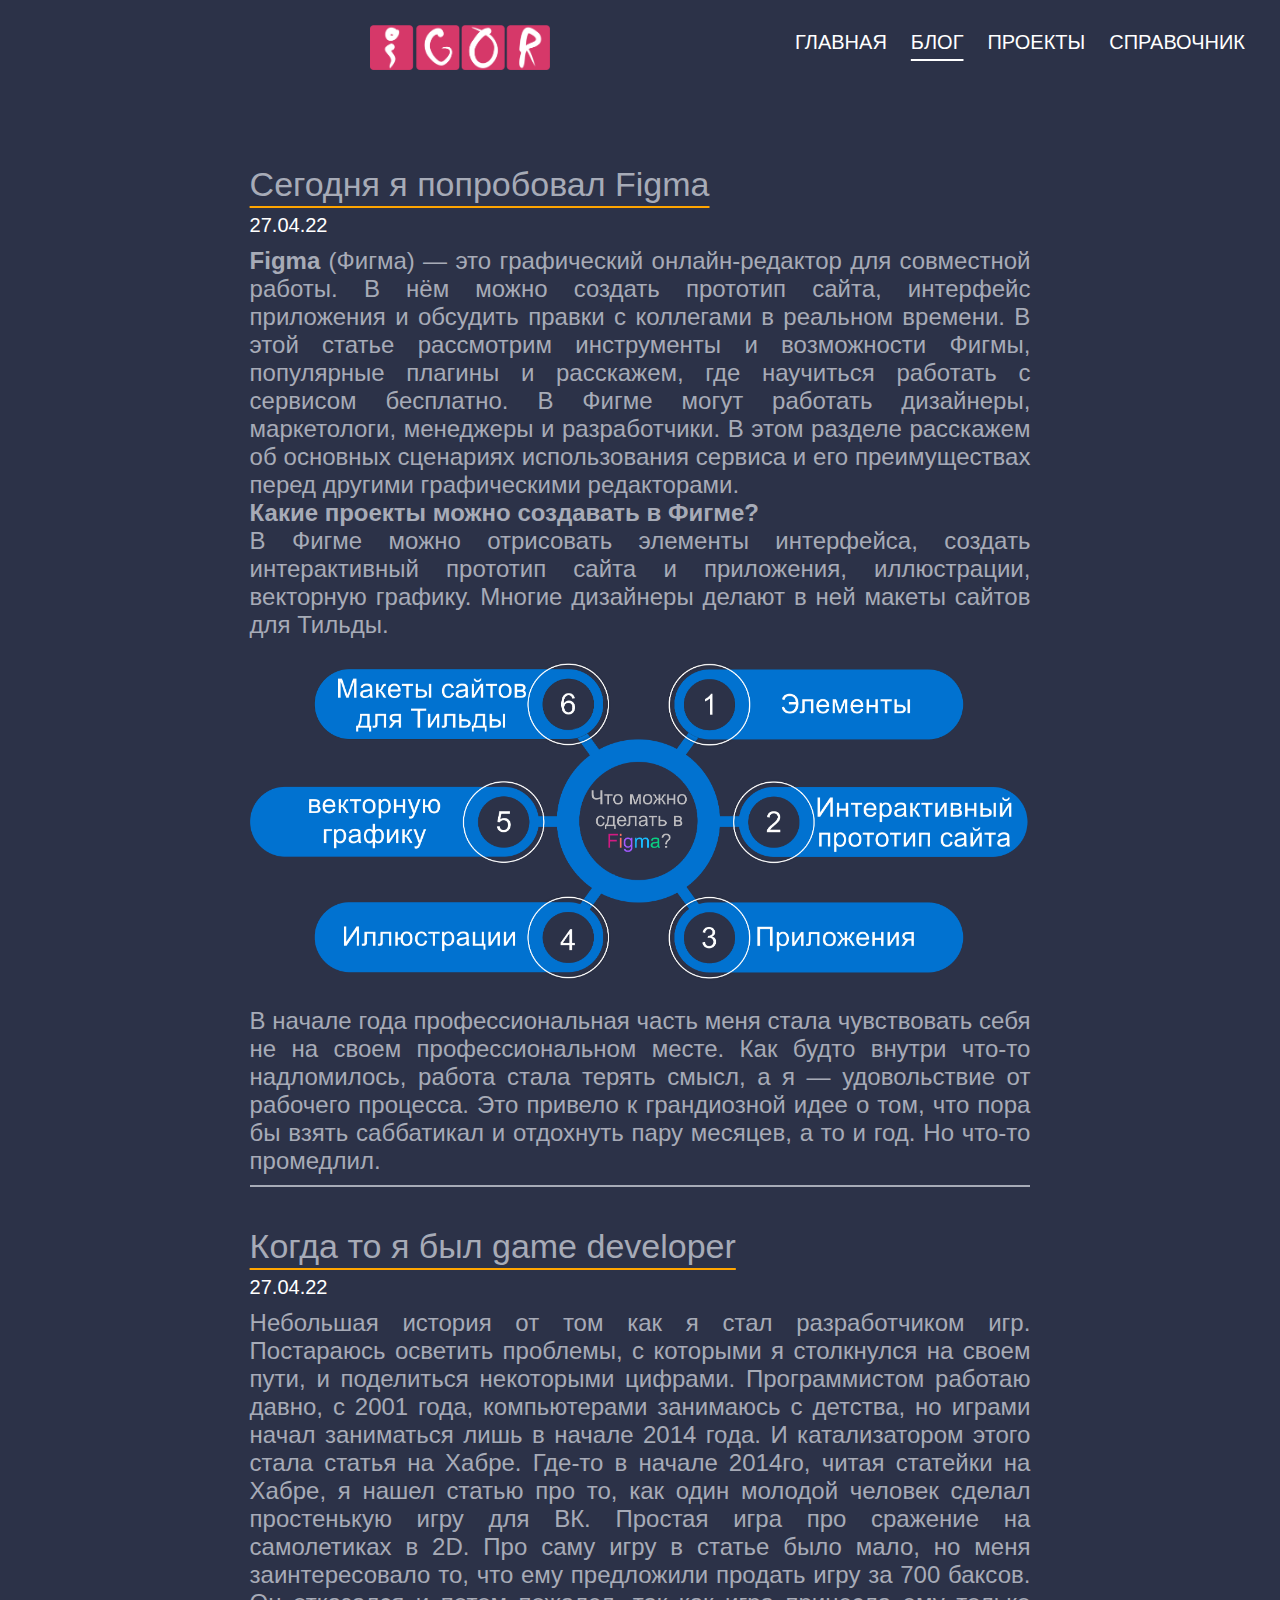
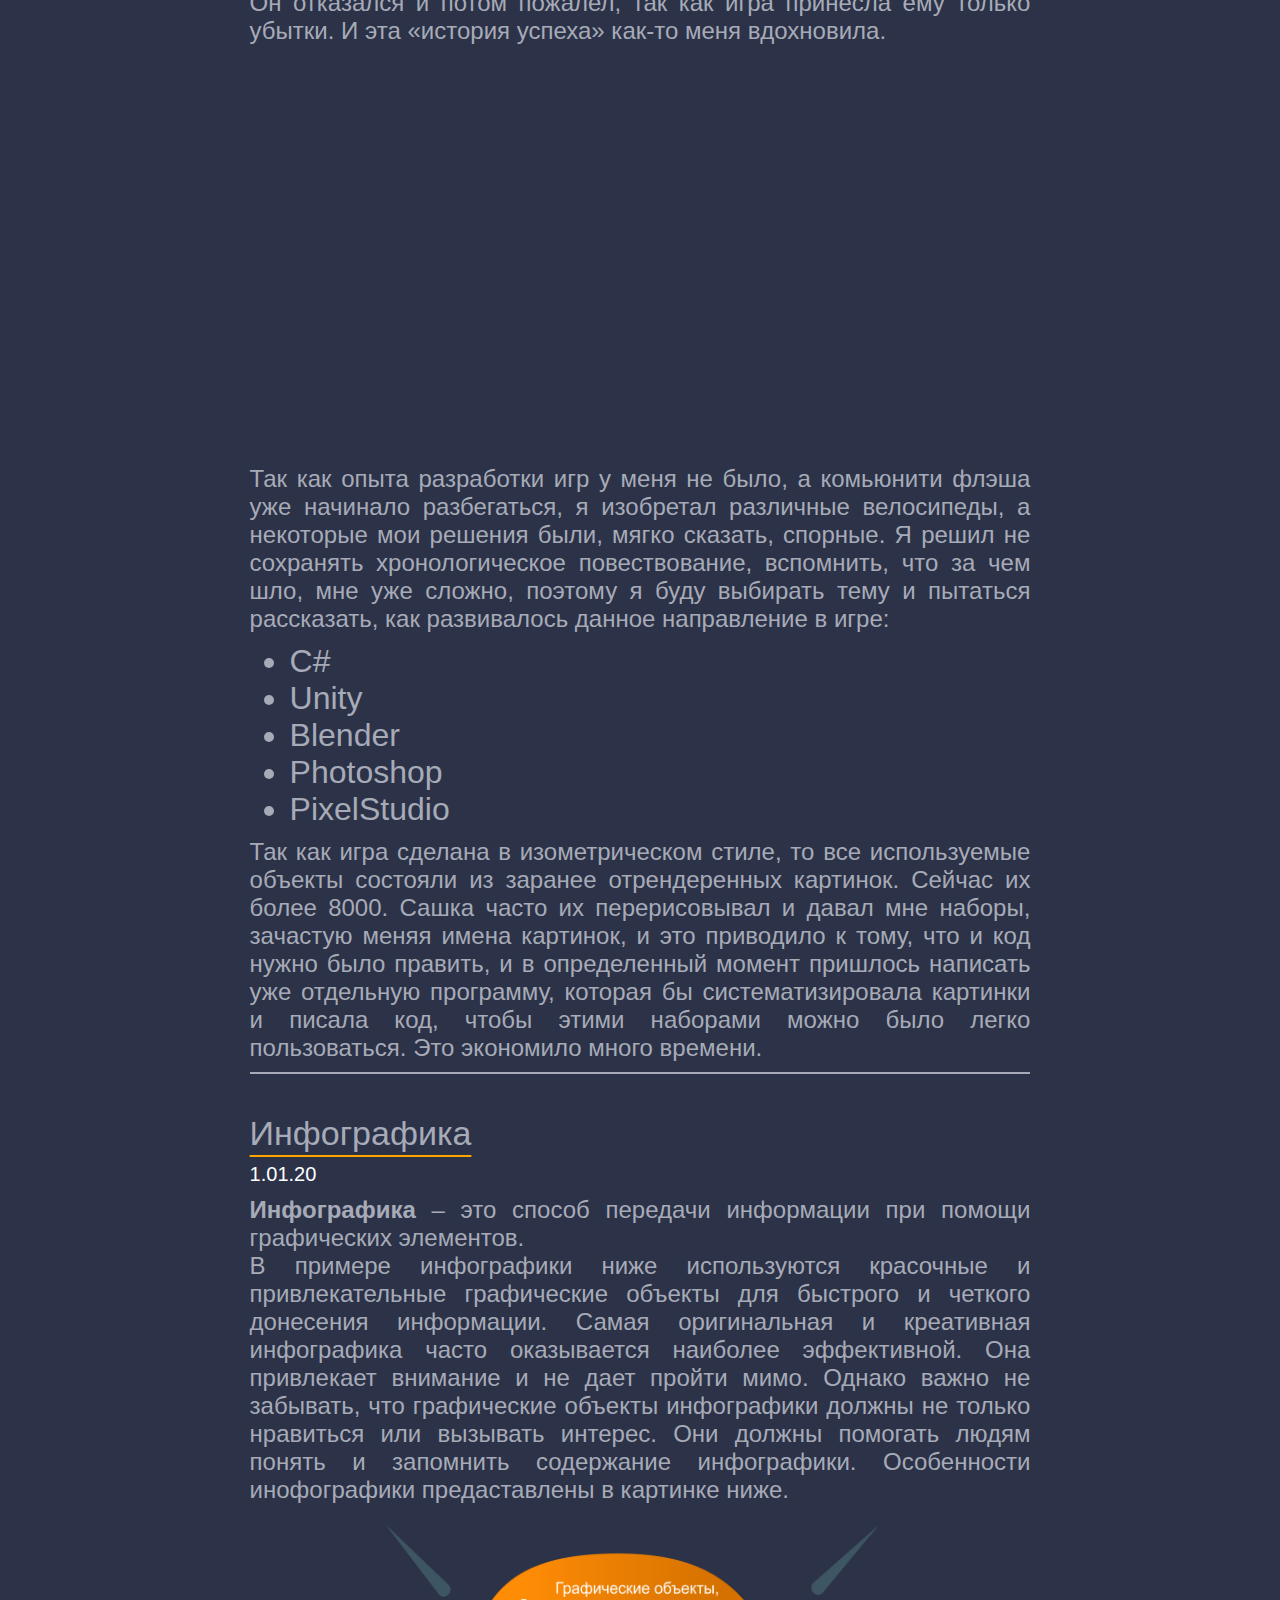
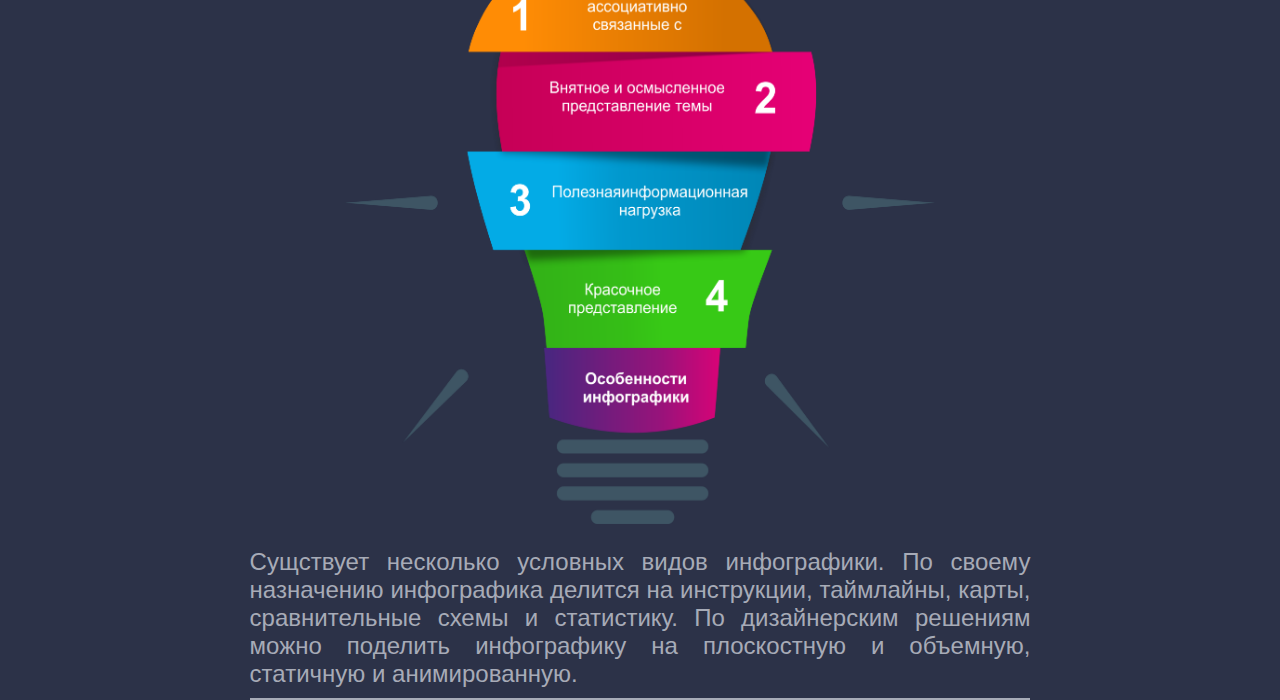
<file: Blog.html>
<!DOCTYPE html>
<html lang="ru-RU">

<head>
    <title>Блог</title>
    <meta charset="UTF-8">
    <meta name="viewport" content="width=device-width, initial-scale=1.0">

    <link rel="apple-touch-icon" sizes="180x180" href="/Image/Favicon/apple-touch-icon.png">
    <link rel="icon" type="image/png" sizes="32x32" href="/Image/Favicon/favicon-32x32.png">
    <link rel="icon" type="image/png" sizes="16x16" href="/Image/Favicon/favicon-16x16.png">
    <link rel="manifest" href="/Image/Favicon/site.webmanifest">
    <link rel="mask-icon" href="/Image/Favicon/safari-pinned-tab.svg" color="#5bbad5">
    <meta name="msapplication-TileColor" content="#da532c">
    <meta name="theme-color" content="#ffffff">

    <link rel="stylesheet" href="/Styles/StyleBlog.css">
    <link rel="stylesheet" href="/Styles/NavStyle.css">

    <script src="/Scripts/LinkToArticle.js"></script>

</head>

<body>
    <div id="site">
        <div id="header">
            <div id="otstyp">
                <img id="logo" src="/Image/infoGrapchics/jpg/logo.png">
                <!--<svg id="logo" xmlns="http://www.w3.org/2000/svg" xml:space="preserve" width="71.5mm" height="17.5mm" version="1.1" style="shape-rendering:geometricPrecision; text-rendering:geometricPrecision; image-rendering:optimizeQuality; fill-rule:evenodd; clip-rule:evenodd"
                viewBox="0 0 7150 1750"
                 xmlns:xlink="http://www.w3.org/1999/xlink"
                 xmlns:xodm="http://www.corel.com/coreldraw/odm/2003">
                 <defs>
                  <style type="text/css">
                    .fil2 {fill:none}
                    .fil1 {fill:#2C3248}
                    .fil0 {fill:#A7ABB7}
                  </style>
                 </defs>
                 <g id="Слой_x0020_1">
                  <metadata id="CorelCorpID_0Corel-Layer"/>
                  <g id="_2039404382672">
                   <g>
                    <g>
                     <path class="fil0" d="M5555.49 28.24l1422.46 0c76.33,0 138.77,62.44 138.77,138.77l0 1422.46c0,76.33 -62.44,138.77 -138.77,138.77l-1422.46 0c-76.33,0 -138.77,-62.44 -138.77,-138.77l0 -1422.46c0,-76.33 62.44,-138.77 138.77,-138.77zm-1788.59 0l1422.46 0c76.33,0 138.77,62.44 138.77,138.77l0 1422.46c0,76.33 -62.44,138.77 -138.77,138.77l-1422.46 0c-76.33,0 -138.77,-62.44 -138.77,-138.77l0 -1422.46c0,-76.33 62.44,-138.77 138.77,-138.77zm-1778 0l1422.46 0c76.33,0 138.77,62.44 138.77,138.77l0 1422.46c0,76.33 -62.44,138.77 -138.77,138.77l-1422.46 0c-76.33,0 -138.77,-62.44 -138.77,-138.77l0 -1422.46c0,-76.33 62.44,-138.77 138.77,-138.77zm-1830.92 0l1422.46 0c76.33,0 138.77,62.44 138.77,138.77l0 1422.46c0,76.33 -62.44,138.77 -138.77,138.77l-1422.46 0c-76.33,0 -138.77,-62.44 -138.77,-138.77l0 -1422.46c0,-76.33 62.44,-138.77 138.77,-138.77z"/>
                     <path class="fil1" d="M5912.77 941.45c43.37,-580.52 126.61,-1137.98 738.17,-633.07 137.43,113.45 160.58,335.91 23.67,446.98 -160.17,129.95 -298.5,120.66 -396.85,171.91 140.21,246.15 169.65,381.84 256.86,669.47 -169.15,-247.89 -176,-370.89 -332.75,-603.47 -35.03,49.77 -59.72,126.75 -72.06,252.88 0,0 -20.29,555.98 -183.95,366.96 -64.5,-74.52 -40.94,-302.39 20.39,-494.86l1.52 -16.05c1.8,-18.38 4.7,-35.87 8.48,-52.6 -37.87,-21.18 -63.48,-61.67 -63.48,-108.15zm255.61 -148.41c133.28,-85.26 293.81,-119.13 354.55,-166.26 156.98,-121.78 -186.46,-275.52 -248.78,-298.42 -68.52,76.75 -94.52,301.22 -105.77,464.68z"/>
                     <path class="fil2" d="M6036.6 941.45c0,-143.95 51.15,-904.43 321.03,-688.73 50.45,40.33 466.51,174.19 241.14,438.35 -1.16,1.36 -327.72,132.83 -402.66,192.22 -214.29,169.84 -112.06,258.64 -169,537.96 -23.8,116.75 -10.55,265.69 -52.43,-15.98 -10.9,-73.35 140.71,-665.19 230.17,-498.76 79.02,147.01 167.64,198.34 206.69,428.86 4.93,29.06 106.26,212.8 123.08,261.37"/>
                     <path class="fil1" d="M2680.6 376.39c-177.75,11.93 -291.86,239.57 -296.51,422.09 -7.37,289.47 327.03,642.81 461.28,616.78 140.1,-27.17 560.34,-477.99 137.86,-508.97 -1.19,-0.09 -119.49,6.31 -122.34,-1.7 -4.05,-1.11 1.7,4.81 -17.42,0.64 3.82,-8.93 4.71,-15.37 14.5,-18.95 569.13,-208.18 462.56,448.78 92.14,642.77 -268.71,140.71 -640.83,-285.1 -712.79,-451.52 -320.72,-741.63 644.97,-1246.52 684.94,-721.95 0,67.22 -54.5,121.72 -121.72,121.72 -60.13,0 -110.07,-43.6 -119.94,-100.91z"/>
                     <path class="fil2" d="M2800.54 355.58c0,-244.32 -469.6,11.63 -505.96,284.15 -61.7,462.37 125.52,588.19 465.22,830.1 232.87,165.84 831.89,-723.24 100.12,-573.94 -7.08,1.45 -4.31,5.14 -16.45,9.34"/>
                     <path class="fil1" d="M4585.96 400.57c-195.31,99.73 -439.53,426.08 -443.89,599.55 -17.16,683.03 751,608.4 774.84,-114.81 6.46,-196.11 -144.3,-357.53 -330.95,-484.74zm-227.28 -133.15c-124.69,-63.96 -244.8,-114.15 -329.18,-150.72l-7.73 -4.84c33.19,-25.91 246.2,44.81 404.74,104.59 73.31,-48.06 156.9,-80.61 256.54,-88.91 67.23,0 121.73,54.5 121.73,121.72 0,52.12 -32.76,96.58 -78.81,113.93 336.33,243.99 459.1,706.33 167.94,1061.14 -545.04,664.19 -1247.74,-236.47 -842.41,-785.69 97.02,-131.46 189.09,-270.91 307.18,-371.22z"/>
                     <path class="fil2" d="M4683.05 249.26c-250.12,0 -391.49,290.36 -550.37,463.76 -131.42,143.43 -118.04,421.03 -15.7,601.17 200.65,353.2 448.04,313.21 720.66,51.53 75.99,-72.94 217.03,-470.18 108.95,-646.31 -268.49,-437.57 -430.36,-412.09 -899.06,-605.35 -11.12,-4.58 -14.16,-2.2 -25.76,-2.2"/>
                    </g>
                    <path class="fil1" d="M880.04 367.01l-2.18 -2.88 1.8 -0.92 -0.05 -1.14c-5.29,-0.26 -16.22,0.76 -29.23,2.36 -6.33,15.3 -12.27,30.54 -17.24,45.94 18.88,9.04 49.45,11.9 63.38,14.18 -11.46,1.3 -7.09,-0.16 -13.62,2.59 11.67,3.17 38.78,-15.73 67.7,-41.17 -24.05,0.8 -48.6,-5.28 -70.56,-18.96zm-51.32 41c-2.02,-2.97 -4.56,-5.89 -7.67,-6.3 1.96,2.35 4.58,4.44 7.67,6.3zm238 -88.48c1.88,0.48 3.82,0.57 5.81,0.15 -0.46,-0.19 -2.49,-0.24 -5.81,-0.15zm-10.21 -120.25c221.87,-38.7 100.77,327.18 -118,402.95 -445.57,154.32 -412.31,-671.43 74.55,-448.63 18.8,11.72 33.43,27.59 43.45,45.68z"/>
                    <path class="fil2" d="M946.55 260.3c-72.17,-45.01 -124.89,0 -177.42,0 -15.9,68.97 -141.79,248.2 124.2,257.26 82.23,2.8 345.35,-297.82 142.69,-256.49 -69.32,14.13 -180.95,55.47 -249.14,79.07"/>
                    <path class="fil1" d="M905.3 974.3c-39.51,11.47 -40.14,10.93 -49.13,14.22 79.69,183.66 350.24,280.57 -51.55,682.24 -30.18,-91.92 -4.26,-143.22 33.38,-231.33 124.19,-290.68 -557.98,-455.91 -9.87,-704.44 66.09,-21.31 136.94,14.99 158.25,81.07 21.3,66.09 -15,136.94 -81.08,158.24zm-58.69 -11.29c0.81,-7.01 -0.09,-13.21 -4.56,-16.32 1.31,5.54 2.87,10.96 4.56,16.32z"/>
                    <path class="fil2" d="M866.72 854.65c-407.18,131.26 264.9,296.13 17.73,620.19 -19.06,25 -82.75,161.92 -79.83,195.92"/>
                   </g>
                  </g>
                 </g>
                </svg>-->
            </div>
            <div id="navigator">
                <ul id="nav-main">
                    <li><a id="main_window_nav" href="/index.html">ГЛАВНАЯ</a></li>
                    <li><a id="blog_nav" href="/Blog.html">БЛОГ</a></li>
                    <li><a id="portfolio_nav" href="/Portfolio.html">ПРОЕКТЫ</a></li>
                    <li><a id="directory_nav" href="/Directory.html">СПРАВОЧНИК</a></li>
                </ul>
            </div>
        </div>
        <div id="articles">
            <div class="article">
                <h1 class="title_article">Сегодня я попробовал Figma</h1>
                <div class="date_article_div">
                    <p class="date_article">27.04.22</p>
                </div>
                <p class="text_article"><b>Figma</b> (Фигма) — это графический онлайн-редактор для совместной работы. В нём
                    можно создать прототип сайта, интерфейс приложения и обсудить правки с коллегами в реальном времени.
                    В этой статье рассмотрим инструменты и возможности Фигмы, популярные плагины и расскажем, где
                    научиться работать с сервисом бесплатно.
                    В Фигме могут работать дизайнеры, маркетологи, менеджеры и разработчики. В этом разделе расскажем об
                    основных сценариях использования сервиса и его преимуществах перед другими графическими
                    редакторами.<br>
                    <b>Какие проекты можно создавать в Фигме?</b> <br>
                    В Фигме можно отрисовать элементы интерфейса, создать интерактивный прототип сайта и приложения,
                    иллюстрации, векторную графику. Многие дизайнеры делают в ней макеты сайтов для Тильды.
                </p>
                <img class="blog_photo" alt="Фотка" src="Image\infoGrapchics\jpg\InfoForBlog.png">
                <p class="text_article"> В начале года профессиональная часть меня стала
                    чувствовать себя не на своем профессиональном месте.
                    Как будто внутри что-то надломилось, работа стала терять
                    смысл, а я — удовольствие от рабочего процесса. Это привело
                    к грандиозной идее о том, что пора бы взять саббатикал и
                    отдохнуть пару месяцев, а то и год. Но что-то промедлил.
                </p>
                <div class="border_end_article"></div>
            </div>
            <div class="article">
                <h1 class="title_article">Когда то я был game developer</h1>
                <div class="date_article_div">
                    <p class="date_article">27.04.22</p>
                </div>
                <p class="text_article">Небольшая история от том как я стал разработчиком игр. Постараюсь осветить
                    проблемы, с которыми я столкнулся на своем пути, и поделиться некоторыми цифрами. Программистом
                    работаю давно, с 2001 года, компьютерами занимаюсь с детства, но играми начал заниматься лишь в
                    начале 2014 года. И катализатором этого стала статья на Хабре. Где-то в начале 2014го, читая
                    статейки на Хабре, я нашел статью про то, как один молодой человек сделал простенькую игру для ВК.
                    Простая игра про сражение на самолетиках в 2D. Про саму игру в статье было мало, но меня
                    заинтересовало то, что ему предложили продать игру за 700 баксов. Он отказался и потом пожалел, так
                    как игра принесла ему только убытки. И эта «история успеха» как-то меня вдохновила.</p>
                <div class="video_blog_div">
                    <iframe class="video_blog" width="560" height="315" src="https://www.youtube.com/embed/xcxGdJDpZzY"
                        title="YouTube video player" frameborder="0"
                        allow="accelerometer; autoplay; clipboard-write; encrypted-media; gyroscope; picture-in-picture"
                        allowfullscreen></iframe>
                </div>
                <p class="text_article">Так как опыта разработки игр у меня не было, а комьюнити флэша уже начинало
                    разбегаться, я изобретал различные велосипеды, а некоторые мои решения были, мягко сказать, спорные.
                    Я решил не сохранять хронологическое повествование, вспомнить, что за чем шло, мне уже сложно,
                    поэтому я буду выбирать тему и пытаться рассказать, как развивалось данное направление в игре:</p>
                <ul class="table_article">
                    <li>C#</li>
                    <li>Unity</li>
                    <li>Blender</li>
                    <li>Photoshop</li>
                    <li>PixelStudio</li>
                </ul>
                <p class="text_article"> Так как игра сделана в изометрическом стиле, то все используемые объекты
                    состояли из заранее
                    отрендеренных картинок. Сейчас их более 8000. Сашка часто их перерисовывал и давал мне наборы,
                    зачастую
                    меняя имена картинок, и это приводило к тому, что и код нужно было править, и в определенный момент
                    пришлось написать уже отдельную программу, которая бы систематизировала картинки и писала код, чтобы
                    этими наборами можно было легко пользоваться. Это экономило много времени.</p>
                <div class="border_end_article"></div>
            </div>
            <div class="article">
                <h1 class="title_article">Инфографика</h1>
                <div class="date_article_div">
                    <p class="date_article">1.01.20</p>
                </div>
                <p class="text_article"><b>Инфографика</b> – это способ передачи информации при помощи графических
                    элементов.<br>
                    В примере инфографики ниже используются красочные и привлекательные графические объекты для быстрого
                    и четкого донесения информации.
                    Самая оригинальная и креативная инфографика часто оказывается наиболее эффективной. Она привлекает
                    внимание и не дает пройти мимо.
                    Однако важно не забывать, что графические объекты инфографики должны не только нравиться или
                    вызывать интерес. Они должны помогать людям понять и запомнить содержание инфографики. Особенности
                    инофографики предаставлены в картинке ниже.
                </p>
                <img id="WhatCorel" class="blog_photo" alt="Фотка" src="/Image/infoGrapchics/jpg/WhatGrapPNG.png">

                <p class="text_article">Сущствует несколько условных видов инфографики. По своему назначению инфографика
                    делится на инструкции, таймлайны, карты, сравнительные схемы и статистику. По дизайнерским решениям
                    можно поделить инфографику на плоскостную и объемную, статичную и анимированную.
                </p>
                <div class="border_end_article"></div>
            </div>
        </div>

    </div>
</body>

</html>
</file>
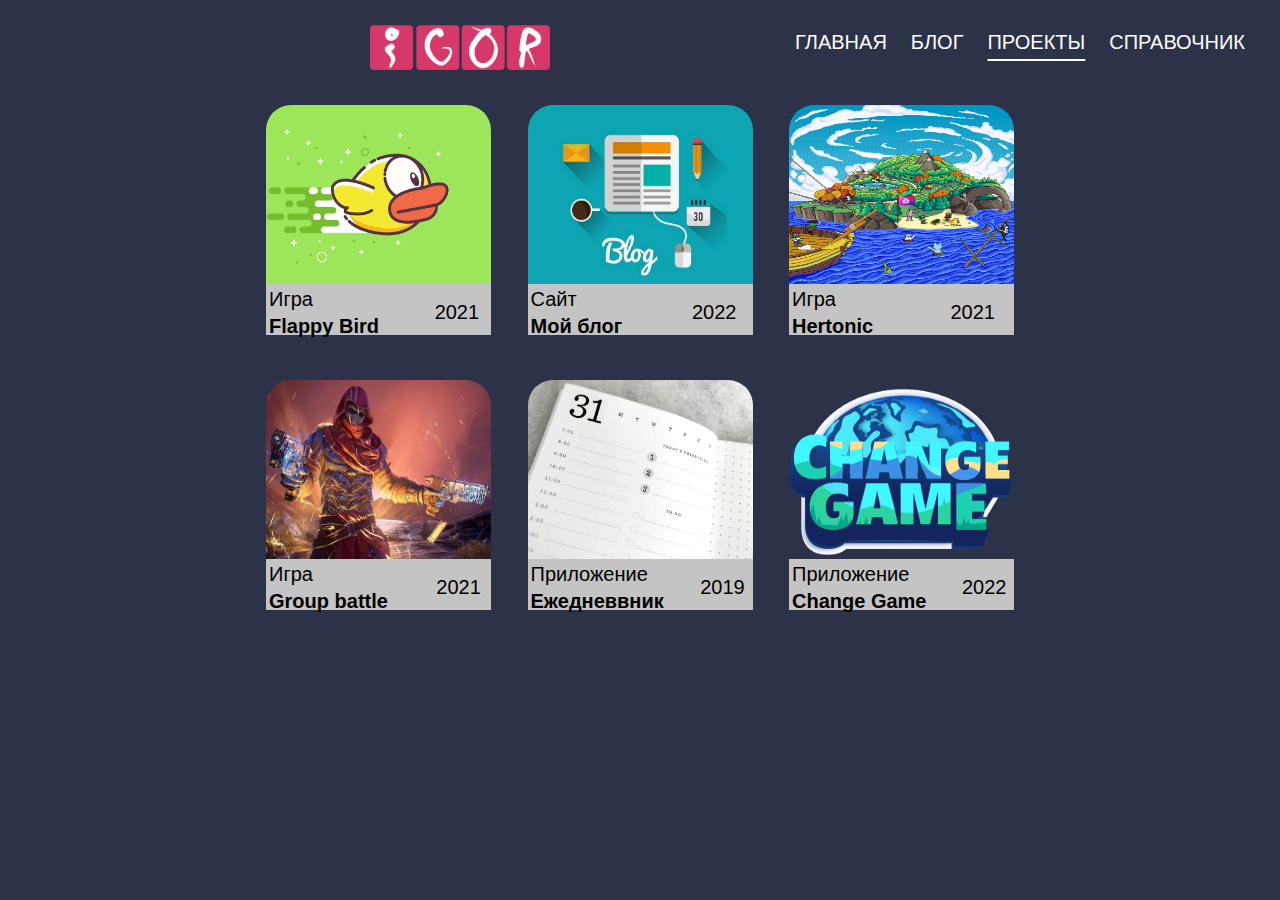
<file: Portfolio.html>
<!DOCTYPE html>
<html lang="ru-RU">

<head>
    <title>Портфолио</title>

    <meta charset="UTF-8">
    <link rel="stylesheet" href="/Styles/StylePortfolio.css">
    <link rel="stylesheet" href="/Styles/NavStyle.css">

    <link rel="apple-touch-icon" sizes="180x180" href="/Image/Favicon/apple-touch-icon.png">
    <link rel="icon" type="image/png" sizes="32x32" href="/Image/Favicon/favicon-32x32.png">
    <link rel="icon" type="image/png" sizes="16x16" href="/Image/Favicon/favicon-16x16.png">
    <link rel="manifest" href="/Image/Favicon/site.webmanifest">
    <link rel="mask-icon" href="/Image/Favicon/safari-pinned-tab.svg" color="#5bbad5">
    <meta name="msapplication-TileColor" content="#da532c">
    <meta name="theme-color" content="#ffffff">
</head>

<body>
    <div id="site">
        <div id="header">
            <div id="otstyp"> <img id="logo" src="/Image/infoGrapchics/jpg/logo.png">
            </div>
            <div id="navigator">
                <ul id="nav-main">
                    <li><a id="main_window_nav" href="/index.html">ГЛАВНАЯ</a></li>
                    <li><a id="blog_nav" href="/Blog.html">БЛОГ</a></li>
                    <li><a id="portfolio_nav" href="/Portfolio.html">ПРОЕКТЫ</a></li>
                    <li><a id="directory_nav" href="/Directory.html">СПРАВОЧНИК</a></li>
                </ul>
            </div>
        </div>
        <div id="content">
            <div id="content_container">
                <div class="row" id="projects_first_row">
                    <div class="project_block">
                        <a target="_blank" href="https://github.com/Topikazge/FlappyBird">
                            <div class="project_img_div">
                                <img class="project_img" alt="Каринка проекта" src="/Image/Portfolio/ge.webp">
                            </div>
                            <div class="project_description">
                                <table class="project_block_description">
                                    <tr>
                                        <td>
                                            <p class="text_in_project project_type_text">Игра</p>
                                        </td>
                                        <td class="jopa" rowspan="2">
                                            <p class="text_data">2021</p>
                                        </td>
                                    </tr>
                                    <tr>
                                        <td>
                                            <p class="text_in_project project_name_text">Flappy Bird</p>
                                        </td>
                                    </tr>
                                </table>
                            </div>
                        </a>
                    </div>
                    <div class="project_block">
                        <a target="_blank" href="https://github.com/Topikazge/FlappyBird">
                            <div class="project_img_div">
                                <img class="project_img" alt="Каринка проекта" src="/Image/Portfolio/Blog.jpg">
                            </div>
                            <div class="project_description">
                                <table class="project_block_description">
                                    <tr>
                                        <td>
                                            <p class="text_in_project project_type_text">Сайт</p>
                                        </td>
                                        <td rowspan="2">
                                            <p class="text_data">2022</p>
                                        </td>
                                    </tr>
                                    <tr>
                                        <td>
                                            <p class="text_in_project project_name_text">Мой блог</p>
                                        </td>
                                    </tr>
                                </table>
                            </div>
                        </a>
                    </div>
                    <div class="project_block">
                        <a target="_blank" href="https://github.com/Topikazge/FlappyBird">
                            <div class="project_img_div">
                                <img class="project_img" alt="Каринка проекта" src="/Image/Portfolio/Hertonic.jpg">
                            </div>
                            <div class="project_description">
                                <table class="project_block_description">
                                    <tr>
                                        <td>
                                            <p class="text_in_project project_type_text">Игра</p>
                                        </td>
                                        <td rowspan="2">
                                            <p class="text_data">2021</p>
                                        </td>
                                    </tr>
                                    <tr>
                                        <td>
                                            <p class="text_in_project project_name_text">Hertonic</p>
                                        </td>
                                    </tr>
                                </table>
                            </div>
                        </a>
                    </div>
                </div>
                <div class="row indent_no_first" id="projects_second_row">
                    <div class="project_block">
                        <a target="_blank" href="https://github.com/Topikazge/FlappyBird">
                            <div class="project_img_div">
                                <img class="project_img" alt="Каринка проекта" src="/Image/Portfolio/deadEveil.jpg">
                            </div>
                            <div class="project_description">
                                <table class="project_block_description">
                                    <tr>
                                        <td>
                                            <p class="text_in_project project_type_text">Игра</p>
                                        </td>
                                        <td class="jopa" rowspan="2">
                                            <p class="text_data">2021</p>
                                        </td>
                                    </tr>
                                    <tr>
                                        <td>
                                            <p class="text_in_project project_name_text">Group battle</p>
                                        </td>
                                    </tr>
                                </table>
                            </div>
                        </a>
                    </div>
                    <div class="project_block">
                        <a target="_blank" href="https://github.com/Topikazge/FlappyBird">
                            <div class="project_img_div">
                                <img class="project_img" alt="Каринка проекта" src="/Image/Portfolio/notebook.jpg">
                            </div>
                            <div class="project_description">
                                <table class="project_block_description">
                                    <tr>
                                        <td>
                                            <p class="text_in_project project_type_text">Приложение</p>
                                        </td>
                                        <td rowspan="2">
                                            <p class="text_data">2019</p>
                                        </td>
                                    </tr>
                                    <tr>
                                        <td>
                                            <p class="text_in_project project_name_text">Ежедневвник</p>
                                        </td>
                                    </tr>
                                </table>
                            </div>
                        </a>
                    </div>
                    <div class="project_block">
                        <a target="_blank" href="https://github.com/Topikazge/FlappyBird">
                            <div class="project_img_div">
                                <img class="project_img" alt="Каринка проекта" src="/Image/Portfolio/glog.png">
                            </div>
                            <div class="project_description">
                                <table class="project_block_description">
                                    <tr>
                                        <td>
                                            <p class="text_in_project project_type_text">Приложение</p>
                                        </td>
                                        <td rowspan="2">
                                            <p class="text_data">2022</p>
                                        </td>
                                    </tr>
                                    <tr>
                                        <td>
                                            <p class="text_in_project project_name_text">Change Game</p>
                                        </td>
                                    </tr>
                                </table>
                            </div>
                        </a>
                    </div>
                </div>
            </div>
        </div>
    </div>
</body>

</html>
</file>
<file: Styles/styleIndex.css>
html {
    height: 100%;
}

body {
    height: 100%;
}

html,
body {
    margin: 0;
    padding: 0;
}

.page {
    height: 100%;
    width: 100px;
}

body {
    background-color: rgb(44, 50, 72);
}

#container {
    width: 100%;
    margin: 0 auto;
    padding: 0;
    height: 100%;
    /* border: 2px solid green;*/
}

#about {
    height: 100%;

    /* border: 2px solid wheat;*/
}

/*div {
    border: 2px solid red;
}*/

nav ul {
    list-style: none;
    text-align: right;
}

nav ul li {
    display: inline-block;
    margin-right: 0;
}

nav ul li a {
    color: rgb(255, 255, 255);
    font-size: 20px;
    margin-right: 1em;
    text-decoration: none;
}

.rectagle_horizontal {
    width: 92px;
    height: 2px;
    background-color: white;
    margin-top: 15px;
}

#info-about_text {
    margin-top: 15px;
}

#info-about>ul {
    margin-left: 0;
    padding-left: 0;
}

#info-about>ul li {
    color: rgb(167, 171, 183);
    font-size: 32px;
    margin-bottom: 1em;
    list-style-type: none;
}

#no-nav {
    margin-top: 165px;
}

#about {
    display: flex;
    font-family: Arial, Helvetica, sans-serif;
}

#no-navы {
    height: auto;
    padding-left: 50px;
}

#about-right {
    width: 50%;
    display: flexbox;
    height: 100%;
    border-color: black;
}


#about-left {
    margin-left: 0px;
    height: 100%;
    border-color: 1px yellow;
}

#greetings {
    margin-top: 50px;
}


#hello {
    font-size: 36px;
    color: rgb(167, 171, 183);
    margin-bottom: 9px;
}

#text_i {
    font-size: 48px;
    color: rgb(255, 255, 255);
    margin-top: 9px;
    margin-bottom: 20px;
}

#Contact-Me {
    margin-top: 15px;
    height: auto;
}

#Icon-Contact {
    margin-left: 0px;
}

#icon_table {
    margin-left: 0px;
    margin: 0px;
}

#Icon-Contact>ul {
    list-style-type: none;
    display: inline;
    margin-left: 0px;
    padding-left: 15px;
    height: 100% !important;
}


#Icon-Contact>ul>li {
    list-style-type: none;
    display: inline;
    margin-right: 50px;
    margin-left: 0px;
    height: 100% !important;
}

#Icon-Contact>ul>li>img {
    height: 90px !important;
    height: 90px !important;
}

#Icon-Contact>ul>li>a {
    height: 90px !important;
    height: 90px !important;
}

#Contact-Text {
    margin: 15px 0px 15px 0px !important;
    font-size: 42px;
    color: rgb(167, 171, 183);
}

#photo-men {
    /*  width: 100%;
    height: 100%;*/
    /*   width: 317px;
    height: 450px;*/
    width: 65%;
    height: 80%;
}

#infoi {
    width: 100%;
    height: 100%;
}



.rectangle {
    /*background-color: linear-gradient(rgb(106, 124, 174),rgb(106, 124, 174)) ;
    background: rgb(106, 124, 174);*/
    background: rgb(106, 124, 174);
    background: linear-gradient(180deg, rgba(106, 124, 174, 1) 0%, rgba(106, 124, 174, 0.14329481792717091) 100%);
}

#rectangle-min {
    width: 80px;
    height: 100%;
    margin-left: 30px;
}

#rectangle-average {
    width: 150px;
    height: 100%;
    margin-left: 50px;
}

#rectangle-max {
    width: 320px;
    height: 100%;
    margin-left: 70px;
}

table {
    height: 100%;
}

#col-md-9 a.active {
    color: #654321;
}

#main_window_nav {
    text-decoration-line: underline !important;
    text-decoration: 3px solid #FFFFFF;
    text-underline-offset: 10px;
    margin-bottom: 10px;
}

#stickers_my_photo__abot_left {
    position: relative;
    height: 100%;
}

.sticker__div {
    height: 100px;
    width: 100px;

}

.about_sticker {
    position: absolute;
}

#circle_img {
    position: relative;
    top: 100px;
    left: 300px;
    height: 300px;
    width: 300px;
    -webkit-animation: circle_anim 11s linear 1s cubic-bezier(0.250, 0.460, 0.450, 0.940) infinite alternate both;
    animation: circle_anim 12s cubic-bezier(0.250, 0.460, 0.450, 0.940) infinite alternate both;
    -webkit-animation-delay: 0.7s;
    -moz-animation-delay: 0.7s;
    -o-animation-delay: 0.7s;
    animation-delay: 0.7s;
    /* position: absolute;
    top: 20 !important;
    left: 100 !important;*/
    /* animation: float2 70s ease infinite;
    z-index: 1;
    eight: 200px;
    width: 200px;h*/
}

@-webkit-keyframes circle_anim {
    0% {
        -webkit-transform: translateY(0) translateX(0);
        transform: translateY(0) translateX(0);
    }

    100% {
        -webkit-transform: translateY(-100px) translateX(-100px);
        transform: translateY(-100px) translateX(-100px);
    }
}

@keyframes circle_anim {
    0% {
        -webkit-transform: translateY(0) translateX(0);
        transform: translateY(0) translateX(0);
    }

    100% {
        -webkit-transform: translateY(-100px) translateX(-100px);
        transform: translateY(-100px) translateX(-100px);
    }
}


#square_img {
    /*animation: float2 70s ease infinite;*/
    /*z-index: 2;*/
    -webkit-animation-delay: 0.3s;
    -moz-animation-delay: 0.3s;
    -o-animation-delay: 0.3s;
    animation-delay: 0.3s;
    height: 470px;
    width: 300px;
    z-index: -1;
    -webkit-animation: square_anim 11s cubic-bezier(0.250, 0.460, 0.450, 0.940) infinite alternate both;
    animation: square_anim 12scubic-bezier(0.250, 0.460, 0.450, 0.940) infinite alternate both;

}

@-webkit-keyframes square_anim {
    0% {
        -webkit-transform: translateY(0) translateX(0);
        transform: translateY(0) translateX(0);
    }

    100% {
        -webkit-transform: translateY(-100px) translateX(100px);
        transform: translateY(-100px) translateX(100px);
    }
}

@keyframes square_anim {
    0% {
        -webkit-transform: translateY(0) translateX(0);
        transform: translateY(0) translateX(0);
    }

    100% {
        -webkit-transform: translateY(-100px) translateX(100px);
        transform: translateY(-100px) translateX(100px);
    }
}


#triangle_img {
    -webkit-animation: triangle_anim 12s cubic-bezier(0.250, 0.460, 0.450, 0.940) infinite alternate both;
    animation: triangle_anim 12s cubic-bezier(0.250, 0.460, 0.450, 0.940) infinite alternate both;
    height: 320px;
    width: 320px;
    top: 300px;
    left: 300px;
}


#about_left {
    width: 50%;
    margin: auto;
    margin-left: 90px;

}

#svg_left {
    width: 700px;
    height: 700px;
}

@-webkit-keyframes triangle_anim {
    0% {
        -webkit-transform: translateY(0);
        transform: translateY(0);
    }

    100% {
        -webkit-transform: translateY(-100px);
        transform: translateY(-100px);
    }
}

@keyframes triangle_anim {
    0% {
        -webkit-transform: translateY(0);
        transform: translateY(0);
    }

    100% {
        -webkit-transform: translateY(-100px);
        transform: translateY(-100px);
    }
}


@media screen and (max-width: 1400px) {
    #Icon-Contact>ul>li>img {
        width: 70px;
        height: 70px;
    }
}

#circle_arrow__div {

    -webkit-animation: circle_arrow_anim 1s ease-in-out infinite both;
    animation: circle_arrow_anim 1s ease-in-out infinite both;
}

#svg_left {
    width: 80%;
    height: 80%;
}
/*
@-webkit-keyframes circle_arrow_anim {
    0% {
        -webkit-transform: rotate(0);
        transform: rotate(0);
    }

    100% {
        -webkit-transform: rotate(360deg);
        transform: rotate(360deg);
    }
}

@keyframes circle_arrow_anim {
    0% {
        -webkit-transform: rotate(0);
        transform: rotate(0);
    }

    100% {
        -webkit-transform: rotate(360deg);
        transform: rotate(360deg);
    }
}*/
</file>
<file: Styles/NavStyle.css>
#header {
    display: flex;
    justify-content: space-between;
    width: 100%;
    height: 75px;
}

#navigator {
    height: 100%;
    display: flex;
    flex-direction: row;
    justify-content: end;
}

#navigator ul li {
    display: inline-block;
    margin-right: 0;
}



#navigator ul li a {
    font-family: Arial, Helvetica, sans-serif;
    color: rgb(255, 255, 255);
    font-size: 20px;
    margin-right: 1em;
    text-decoration: none;
}

#nav-main {
    margin-right: 15px;
    height: 30px !important;
    padding-top: 15px;
    padding-bottom: 15px;
}

#otstyp {
    height: 75px;
    margin: 0px 0px 0px 0px;
    padding: 0px 0px 0px 0px;
}
#logo{
    padding-top: 25px;
    padding-left: 370px;
    height: 45px;
    width:  180px;
}



#navigator ul li:hover {
    transform: scale(1.05);
}
@media screen and (min-width: 2000px) and (min-height: 700px)  {

    #header{
       height: 150px !important; 
    }

    #nav-main a{
        font-size: 38px !important;
    }
}

@media screen and (min-width: 1700px) and (min-height: 700px)  {

    #header{
       height: 125px !important; 
    }

    #nav-main a{
        font-size: 27px !important;
    }
}
</file>
<file: Styles/StyleBlog.css>
body {
    background-color: rgb(44, 50, 72);
    padding: 0 0 0 0;
    margin: 0 0 0 0;
}

#site {
    padding: 0 0 0 0;
    margin: 0 0 0 0;
    height: 100%;
    width: 100%;
}


.title_article {
    font-family: Arial, Helvetica, sans-serif;
    color: rgb(167, 171, 183);
    /* border-bottom: 2px solid orange;*/
    text-decoration: 2px solid orange;
    text-decoration-line: underline;
    text-underline-offset: 10px;
    margin-bottom: 5px;
    text-align: left;
    margin-top: 0px;
    padding-top: 0px;
}

h1{
    font-family: Arial, Helvetica, sans-serif;
    font-size: 34px;
    font-weight:lighter !important;
}

#articles {
    align-self: center;
    margin: 0 auto;
    text-align: center;
    margin-top: 50px;
}

.article {
    display: inline-block;
    vertical-align: middle;
    width: 61%;
    margin-top: 40px;
    margin-bottom: 0px;
}

.text_article {
    color: rgb(167, 171, 183);
    font-size: 24px;
    height: auto;
    margin-bottom: 10px;
    margin-top: 10px;
    text-align: justify;
    font-family: Arial, Helvetica, sans-serif;

}

.blog_photo {
    margin-top: 10px;
    margin-bottom: 10px;
    width: 100%;
    max-height: 800px;
  /*  width: 1000px;*/
}

.border_end_article {
    height: 0px;
    border: 1px solid #A7ABB7;
}

.date_article_div {
    height: auto;
    width: 100%;
    margin-top: 10px;
}

.date_article {
    font-family: Arial, Helvetica, sans-serif;;
    font-style: normal;
    font-size: 20px;
    display: flex;
    align-items: center;
    color: #FFFFFF;
    margin: 0 0 0 0;
}

.table_article {
    color: rgb(167, 171, 183);
    font-size: 32px;
    height: auto;
    margin-bottom: 10px;
    margin-top: 0px;
    text-align: left;
    font-family: Arial, Helvetica, sans-serif;
}

#blog_nav {
    text-decoration-line: underline !important;
    text-decoration: 3px solid #FFFFFF;
    text-underline-offset: 10px;
    margin-bottom: 10px;
}

.Indentation {
    margin-top: 10px;
    margin-bottom: 10px;
}

.video_blog_div{
    display: flex;
    justify-content: center;
}

.video_blog{
    height: 400px;
    width: 600px;
}

.link_direction, .link_direction:hover, .link_direction:visited, .link_direction:active{
    color: rgb(167, 171, 183);
    font-size: 24px;
    height: auto;
    margin-bottom: 10px;
    margin-top: 10px;
    text-align: justify;
    font-family: Arial, Helvetica, sans-serif;
    text-decoration-color: white;
    text-decoration-line: underline;
}
#WhatCorel{
    height: 600px;
    width: 590px;
}
</file>
<file: Styles/StylePortfolio.css>
body {
    background-color: rgb(44, 50, 72);
    height: 100%;
    width: 100%;
    margin: 0px 0px 0px 0px;
}

#site {
    height: 100%;
    width: 100%;
    margin: 0px 0px 0px 0px;
    padding: 0px 0px 0px 0px;
}



#portfolio_nav {
    text-decoration-line: underline !important;
    text-decoration: 3px solid #FFFFFF;
    text-underline-offset: 10px;
    margin-bottom: 10px;
}

#content {
    width: 100%;
    height: 100%;
    display: ce;
}


#content_container {
    margin: auto;
    margin-top: 30px;
    width: 60%;
    height: 100%;
}

.row {
    display: flex;
    justify-content: space-between;
    align-items: center;
}

.project_block {
    width: 240px;
    height: 275px;
    margin-left: 10px;
    margin-right: 10px;
}

.project_block:hover {
    transform: scale(1.1);
}

.project_block a,
a.text:active,
a.text:hover,
a.text:visited,
a:visited {
    color: black;
    text-decoration: none;
}


.project_img_div {
    height: 70%;
    width: 100%;
}

.project_img {
    height: 100%;
    width: 100%;
    border-radius: 25px 25px 0px 0px;
}

.project_description {
    background-color: rgb(196, 196, 196);
    height: 20%;
    width: auto;
    display: flex;
    justify-content: space-between;
}

.text_in_project {
    margin: 0px 0px 0px 0px;
    padding: 0px 0px 0px 0px;
    text-decoration: none;
}

.project_type_text {
    font-family: Arial, Helvetica, sans-serif;
    font-style: normal;
    font-weight: 400;
    font-size: 20px;
    line-height: 24px;
}



.project_name_text {
    font-family: Arial, Helvetica, sans-serif;
    font-style: normal;
    font-weight: 700;
    font-size: 20px;
    align-items:flex-end;
}

.text_data {
    text-align: center;
    margin: 0 0 0 0;
    font-family: Arial, Helvetica, sans-serif;
    font-style: normal;
    font-weight: 400;
    font-size: 20px;
}

.project_data_block {
    width: 25%;
    height: 100%;
}

.indent_no_first {
    margin-top: 20px;
}

.project_block_description {
    height: 100%;
    width: 100%;
}



.jopa {
    text-align: center;
    height: 100%;
}

@media screen and (max-width: 1300px) {
    .project_block {
        width: 225px;
        height: 255px;
    }
}

@media screen and (max-width: 1000px)  {
    .project_block {
        width: 200px;
        height: 230px;
    }

    .project_name_text {
        font-size: 14px;
    }

    .project_type_text {
        font-size: 14px;
    }

    .text_data {
        font-size: 14px;
    }

}



@media screen and (min-width: 1700px) and (min-height: 500px) {
    #content_container{
        width: 60%;
    }
    .project_block {
        width: 315px;
        height: 355px;
    }
    .project_name_text {
        font-size: 24px;
    }

    .project_type_text {
        font-size: 24px;
    }

    .text_data {
        font-size: 24px;
    }
}

@media screen and (max-width: 1000px) and (max-height: 900px)  {
    .row {
        display: flex;
        flex-direction: column;
        align-items: center;
    }
    
    #content_container{
    }
    .project_block {
        width: 300px;
        height: 335px;
    }
    .project_name_text {
        font-size: 24px;
    }

    .project_type_text {
        font-size: 24px;
    }

    .text_data {
        font-size: 24px;
    }
}

@media screen and (min-width: 2000px) and (min-height: 1000px)  {
    #content_container{
    }
    .project_block {
        width: 515px;
        height: 535px;
    }
    .project_name_text {
        font-size: 34px;
    }

    .project_type_text {
        font-size: 34px;
    }

    .text_data {
        font-size: 34px;
    }
}
</file>
